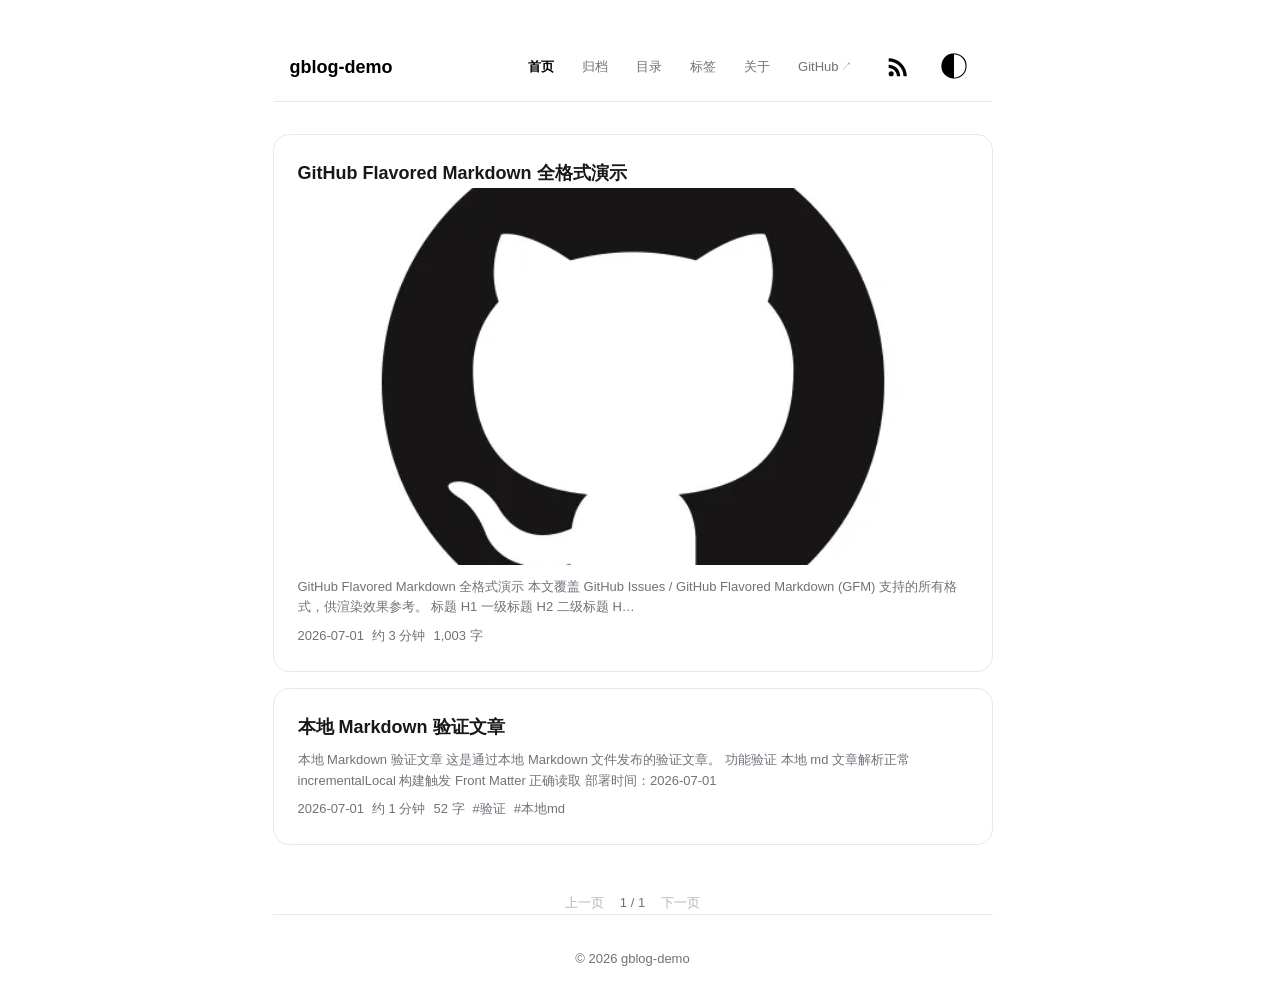
<file: index.html>
<!doctype html>
<html lang="zh-CN" data-root="./">
  <head>
<meta charset="UTF-8" />
    <meta name="viewport" content="width=device-width, initial-scale=1.0" />
    <title>gblog-demo</title>
    <meta name="description" content="A static blog built from GitHub Issues and local Markdown" />
    <meta property="og:type" content="website" />
    <meta property="og:title" content="gblog-demo" />
    <meta property="og:site_name" content="gblog-demo" />
    <meta property="og:description" content="A static blog built from GitHub Issues and local Markdown" />
    <meta name="twitter:card" content="summary" />
    <meta name="twitter:title" content="gblog-demo" />
    <meta name="twitter:description" content="A static blog built from GitHub Issues and local Markdown" />
    
    
    
    <link rel="icon" type="image/svg+xml" href="./favicon.svg" />
    <!-- 字体: 全部使用系统字体栈 (不加载 web 字体, 不连第三方 CDN); 字体族见皮肤 --gb-font-*. -->
    <script>window.__data={site:fetch("./site.json").then(function(r){return r.json()}).catch(function(){return{}}),years:fetch("./data/years.json").then(function(r){return r.json()}).catch(function(){return[]})}</script>
    <script>window.__content={"toc":true,"tocMinHeadings":2,"tocCollapseBelow":5,"codeCopy":true,"imageZoom":true,"share":{"enabled":true,"networks":["copy","x","telegram","weibo"]},"widgets":true}</script>
    <script>window.__chrome=fetch((document.documentElement.dataset.root||"./")+"chrome.json").then(function(F){return F.json()}).catch(function(){return null});(function(){var F="theme";function M(){try{return localStorage.getItem(F)}catch(q){return null}}function I(){return M()||"system"}function O(){return window.matchMedia&&window.matchMedia("(prefers-color-scheme: dark)").matches}function J(q){return q==="dark"||q!=="light"&&O()}function A(){var q=I(),z=J(q);document.documentElement.classList.toggle("dark",z),document.documentElement.dataset.theme=q;var w=document.querySelector("iframe.giscus-frame");if(w&&w.contentWindow)w.contentWindow.postMessage({giscus:{setConfig:{theme:z?"https://night2049.github.io/gblog-demo/giscus-dark.css":"https://night2049.github.io/gblog-demo/giscus-light.css"}}},"https://giscus.app")}A();function P(){var q=J(I())?"light":"dark";try{localStorage.setItem(F,q)}catch(z){}A()}function L(){var q=location.pathname.split("/").pop()||"index.html",z=document.querySelectorAll(".site-nav a");for(var w=0;w<z.length;w++){var G=(z[w].getAttribute("href")||"").split("/").pop();if(G&&G===q)z[w].setAttribute("aria-current","page")}}function Q(){var q=document.querySelector(".site-header");if(!q)return;var z=window.scrollY||0,w=!1;function G(){w=!1;var B=window.scrollY||0;q.classList.toggle("is-scrolled",B>4);var R=window.matchMedia("(max-width: 767px)").matches;if(!R)q.classList.remove("is-hidden");else if(B<=8||B<z-4)q.classList.remove("is-hidden");else if(B>z+6)q.classList.add("is-hidden");z=B}window.addEventListener("scroll",function(){if(!w)w=!0,requestAnimationFrame(G)},{passive:!0})}if(document.addEventListener("DOMContentLoaded",function(){var q=document.getElementById("theme-toggle");if(q)q.addEventListener("click",P);L(),Q(),A()}),document.addEventListener("chrome:ready",L),window.matchMedia)window.matchMedia("(prefers-color-scheme: dark)").addEventListener("change",function(){if(I()==="system")A()});window.addEventListener("message",function(q){if(q.origin==="https://giscus.app"&&q.data&&q.data.giscus)A()})})();</script>
    <!-- app.css 置于内联脚本之后: 内联 kickoff/无闪烁脚本不被样式表加载阻塞 (规范: CSS 后的脚本须等样式表), 确保 fetch 最早发起. -->
    <link rel="stylesheet" href="./app.css" />

  </head>
  <body>
    <main class="page">
<header class="site-header">
      <div class="site-logo" id="site-logo"></div>
      <nav class="site-nav" id="site-nav"></nav>
      <div class="header-actions">
        <button
          id="nav-toggle"
          class="nav-toggle"
          type="button"
          aria-label="菜单"
          aria-haspopup="true"
          aria-controls="site-nav"
          aria-expanded="false"
        >
          <svg viewBox="0 0 24 24" width="28" height="28" fill="currentColor" aria-hidden="true">
            <path d="M3 6h18v2H3zm0 5h18v2H3zm0 5h18v2H3z" />
          </svg>
        </button>
        <div class="rss-menu" id="rss-menu">
          <button
            id="rss-toggle"
            class="rss-toggle"
            type="button"
            aria-label="订阅 (RSS)"
            aria-haspopup="true"
            aria-controls="rss-links"
            aria-expanded="false"
          >
            <svg viewBox="0 0 24 24" width="28" height="28" fill="currentColor" aria-hidden="true">
              <circle cx="6.18" cy="17.82" r="2.18" />
              <path d="M4 4.44v2.83c7.03 0 12.73 5.7 12.73 12.73h2.83C19.56 11.4 12.6 4.44 4 4.44z" />
              <path d="M4 10.1v2.83c3.9 0 7.07 3.17 7.07 7.07h2.83C13.9 14.4 9.6 10.1 4 10.1z" />
            </svg>
          </button>
          <div class="rss-panel" id="rss-links" role="menu" hidden></div>
        </div>
        <button
          id="theme-toggle"
          class="theme-toggle"
          type="button"
          aria-label="切换主题"
        ></button>
      </div>
    </header>
<!-- 列表页共用骨架 (挂载点超集): home/archive/tag/dir 共用, 各页专属脚本按需填充;
         未用到的空容器经 :empty 隐藏 (见 layout.css), 不产生视觉. -->
    <h1 id="page-title" class="post-title"></h1>
    <nav id="years" class="year-nav"></nav>
    <div id="map" class="dir-map"></div>
    <ul id="posts" class="post-list"></ul>
    <nav id="pager" class="pager"></nav>
<footer class="site-footer">
      <div class="footer-line" id="site-footer"></div>
    </footer>
    </main>
    <script src="./chrome.js" defer></script>
    <back-to-top></back-to-top>
    <script src="./browse.js" defer></script>
    <script src="./app.js" defer></script>
    <script src="./widgets.js" defer></script>
  </body>
</html>
</file>
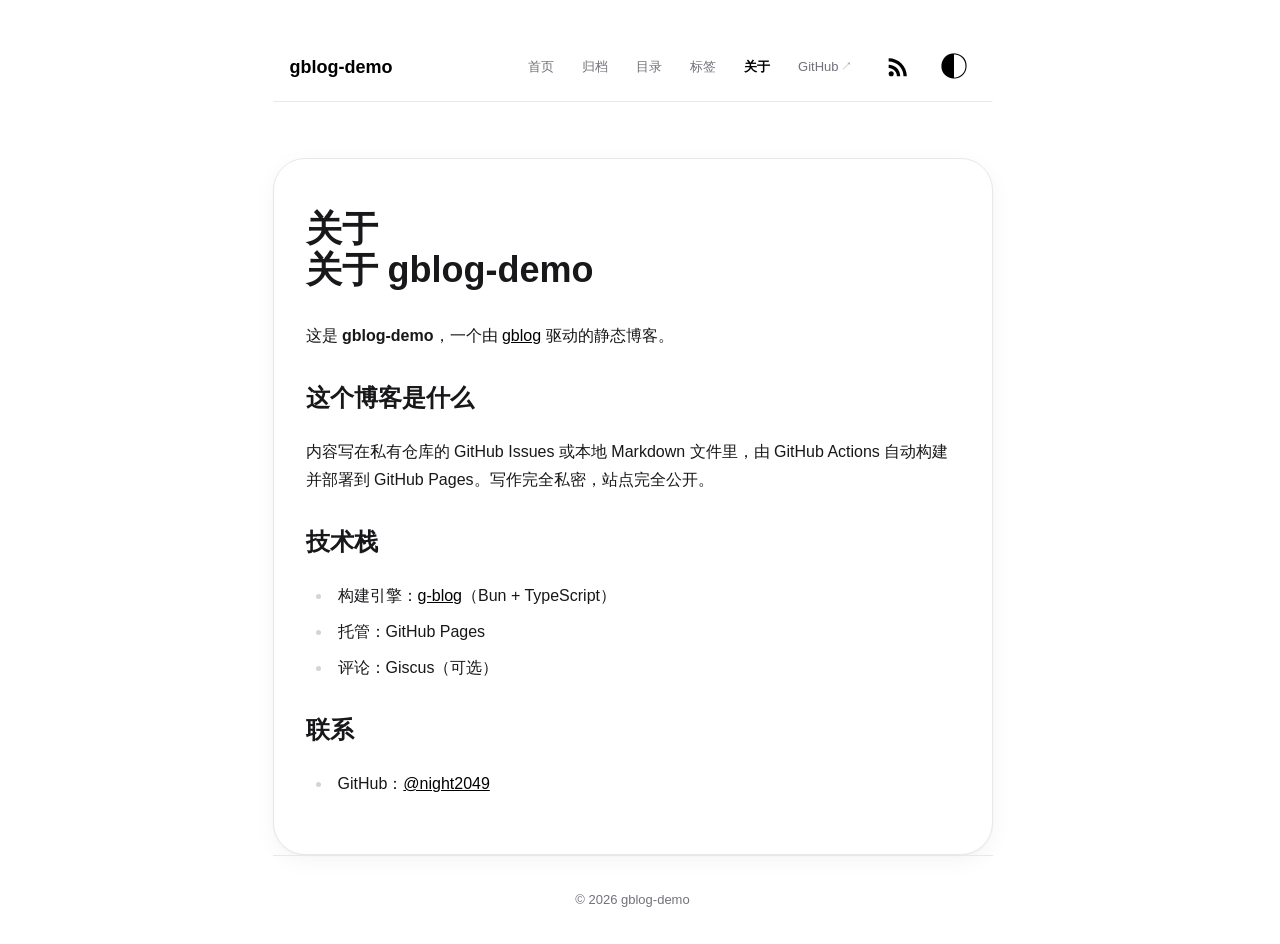
<file: about.html>
<!doctype html>
<html lang="zh-CN" data-root="./">
  <head>
<meta charset="UTF-8" />
    <meta name="viewport" content="width=device-width, initial-scale=1.0" />
    <title>关于 - gblog-demo</title>
    <meta name="description" content="A static blog built from GitHub Issues and local Markdown" />
    <meta property="og:type" content="website" />
    <meta property="og:title" content="关于" />
    <meta property="og:site_name" content="gblog-demo" />
    <meta property="og:description" content="A static blog built from GitHub Issues and local Markdown" />
    <meta property="og:url" content="https://night2049.github.io/gblog-demo/about.html" />
    <meta name="twitter:card" content="summary" />
    <meta name="twitter:title" content="关于" />
    <meta name="twitter:description" content="A static blog built from GitHub Issues and local Markdown" />
    <link rel="canonical" href="https://night2049.github.io/gblog-demo/about.html" />
    <script type="application/ld+json">{"@context":"https://schema.org","@type":"WebPage","name":"关于","description":"A static blog built from GitHub Issues and local Markdown","url":"https://night2049.github.io/gblog-demo/about.html","inLanguage":"zh-CN","isPartOf":{"@type":"WebSite","name":"gblog-demo","url":"https://night2049.github.io/gblog-demo"}}</script>
    
    <link rel="icon" type="image/svg+xml" href="./favicon.svg" />
    <!-- 字体: 全部使用系统字体栈 (不加载 web 字体, 不连第三方 CDN); 字体族见皮肤 --gb-font-*. -->
    
    <script>window.__content={"toc":true,"tocMinHeadings":2,"tocCollapseBelow":5,"codeCopy":true,"imageZoom":true,"share":{"enabled":true,"networks":["copy","x","telegram","weibo"]},"widgets":true}</script>
    <script>window.__chrome=fetch((document.documentElement.dataset.root||"./")+"chrome.json").then(function(F){return F.json()}).catch(function(){return null});(function(){var F="theme";function M(){try{return localStorage.getItem(F)}catch(q){return null}}function I(){return M()||"system"}function O(){return window.matchMedia&&window.matchMedia("(prefers-color-scheme: dark)").matches}function J(q){return q==="dark"||q!=="light"&&O()}function A(){var q=I(),z=J(q);document.documentElement.classList.toggle("dark",z),document.documentElement.dataset.theme=q;var w=document.querySelector("iframe.giscus-frame");if(w&&w.contentWindow)w.contentWindow.postMessage({giscus:{setConfig:{theme:z?"https://night2049.github.io/gblog-demo/giscus-dark.css":"https://night2049.github.io/gblog-demo/giscus-light.css"}}},"https://giscus.app")}A();function P(){var q=J(I())?"light":"dark";try{localStorage.setItem(F,q)}catch(z){}A()}function L(){var q=location.pathname.split("/").pop()||"index.html",z=document.querySelectorAll(".site-nav a");for(var w=0;w<z.length;w++){var G=(z[w].getAttribute("href")||"").split("/").pop();if(G&&G===q)z[w].setAttribute("aria-current","page")}}function Q(){var q=document.querySelector(".site-header");if(!q)return;var z=window.scrollY||0,w=!1;function G(){w=!1;var B=window.scrollY||0;q.classList.toggle("is-scrolled",B>4);var R=window.matchMedia("(max-width: 767px)").matches;if(!R)q.classList.remove("is-hidden");else if(B<=8||B<z-4)q.classList.remove("is-hidden");else if(B>z+6)q.classList.add("is-hidden");z=B}window.addEventListener("scroll",function(){if(!w)w=!0,requestAnimationFrame(G)},{passive:!0})}if(document.addEventListener("DOMContentLoaded",function(){var q=document.getElementById("theme-toggle");if(q)q.addEventListener("click",P);L(),Q(),A()}),document.addEventListener("chrome:ready",L),window.matchMedia)window.matchMedia("(prefers-color-scheme: dark)").addEventListener("change",function(){if(I()==="system")A()});window.addEventListener("message",function(q){if(q.origin==="https://giscus.app"&&q.data&&q.data.giscus)A()})})();</script>
    <!-- app.css 置于内联脚本之后: 内联 kickoff/无闪烁脚本不被样式表加载阻塞 (规范: CSS 后的脚本须等样式表), 确保 fetch 最早发起. -->
    <link rel="stylesheet" href="./app.css" />

  </head>
  <body>
    <main class="page">
<header class="site-header">
      <div class="site-logo" id="site-logo"></div>
      <nav class="site-nav" id="site-nav"></nav>
      <div class="header-actions">
        <button
          id="nav-toggle"
          class="nav-toggle"
          type="button"
          aria-label="菜单"
          aria-haspopup="true"
          aria-controls="site-nav"
          aria-expanded="false"
        >
          <svg viewBox="0 0 24 24" width="28" height="28" fill="currentColor" aria-hidden="true">
            <path d="M3 6h18v2H3zm0 5h18v2H3zm0 5h18v2H3z" />
          </svg>
        </button>
        <div class="rss-menu" id="rss-menu">
          <button
            id="rss-toggle"
            class="rss-toggle"
            type="button"
            aria-label="订阅 (RSS)"
            aria-haspopup="true"
            aria-controls="rss-links"
            aria-expanded="false"
          >
            <svg viewBox="0 0 24 24" width="28" height="28" fill="currentColor" aria-hidden="true">
              <circle cx="6.18" cy="17.82" r="2.18" />
              <path d="M4 4.44v2.83c7.03 0 12.73 5.7 12.73 12.73h2.83C19.56 11.4 12.6 4.44 4 4.44z" />
              <path d="M4 10.1v2.83c3.9 0 7.07 3.17 7.07 7.07h2.83C13.9 14.4 9.6 10.1 4 10.1z" />
            </svg>
          </button>
          <div class="rss-panel" id="rss-links" role="menu" hidden></div>
        </div>
        <button
          id="theme-toggle"
          class="theme-toggle"
          type="button"
          aria-label="切换主题"
        ></button>
      </div>
    </header>
<article class="post-article">
      <h1 class="post-title">关于</h1>
      <div class="prose"><!--content:start--><h1>关于 gblog-demo</h1>
<p>这是 <strong>gblog-demo</strong>，一个由 <a href="https://github.com/night2049/g-blog">gblog</a> 驱动的静态博客。</p>
<h2>这个博客是什么</h2>
<p>内容写在私有仓库的 GitHub Issues 或本地 Markdown 文件里，由 GitHub Actions 自动构建并部署到 GitHub Pages。写作完全私密，站点完全公开。</p>
<h2>技术栈</h2>
<ul>
<li>构建引擎：<a href="https://github.com/night2049/g-blog">g-blog</a>（Bun + TypeScript）</li>
<li>托管：GitHub Pages</li>
<li>评论：Giscus（可选）</li>
</ul>
<h2>联系</h2>
<ul>
<li>GitHub：<a href="https://github.com/night2049">@night2049</a></li>
</ul>
<!--content:end--></div>
    </article>
<footer class="site-footer">
      <div class="footer-line" id="site-footer"></div>
    </footer>
    </main>
    <script src="./chrome.js" defer></script>
    
    
  </body>
</html>
</file>
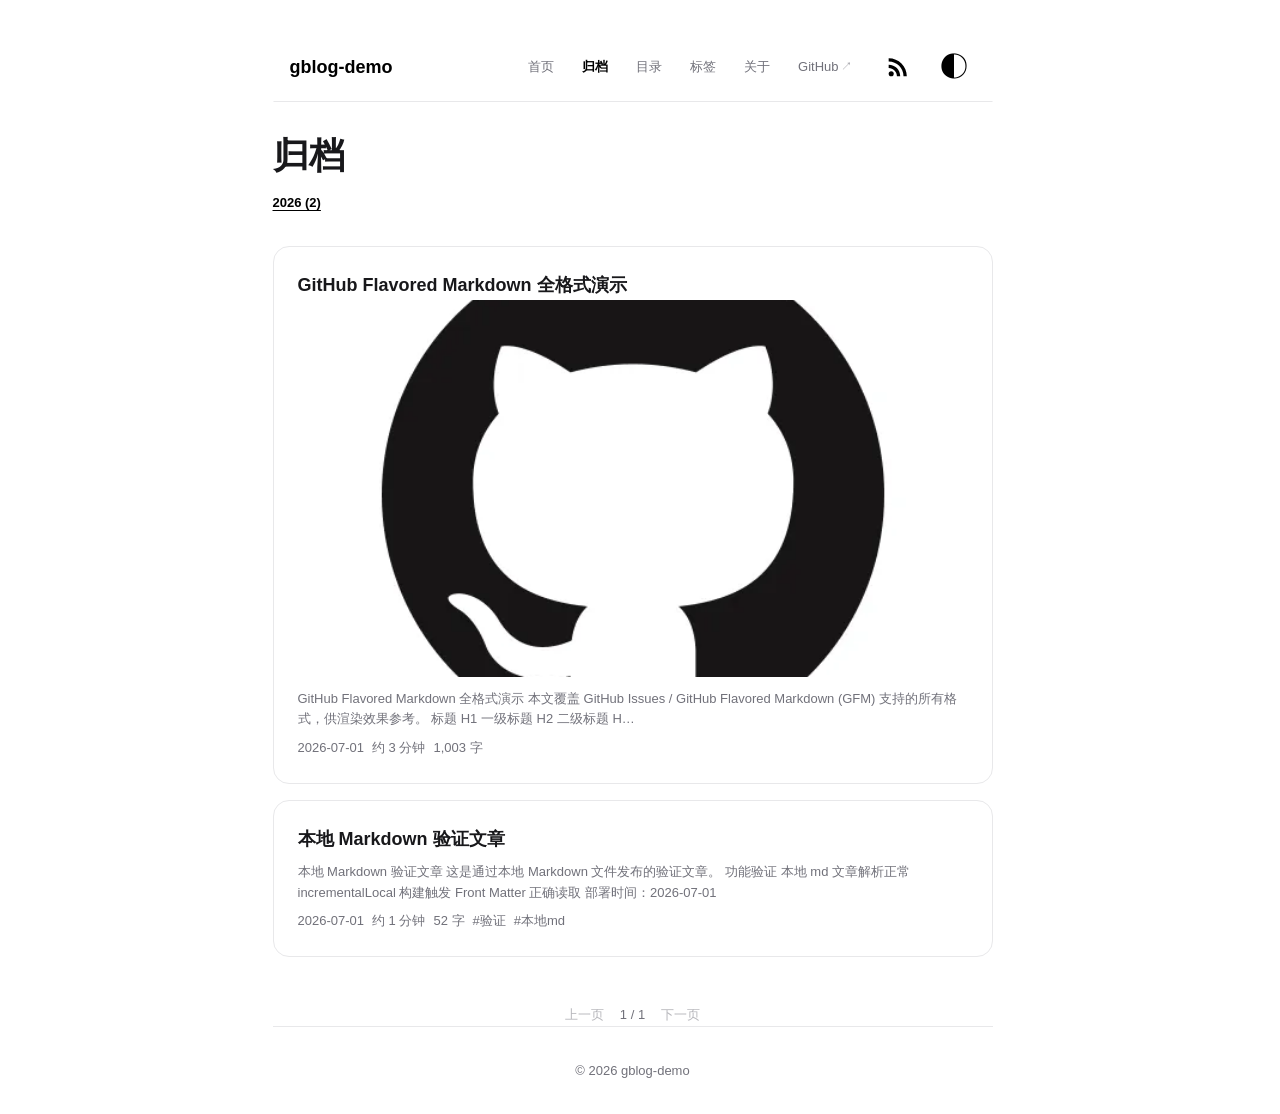
<file: archive.html>
<!doctype html>
<html lang="zh-CN" data-root="./">
  <head>
<meta charset="UTF-8" />
    <meta name="viewport" content="width=device-width, initial-scale=1.0" />
    <title>My Blog</title>
    <meta name="description" content="A static blog built from GitHub Issues and local Markdown" />
    <meta property="og:type" content="website" />
    <meta property="og:title" content="My Blog" />
    <meta property="og:site_name" content="My Blog" />
    <meta property="og:description" content="A static blog built from GitHub Issues and local Markdown" />
    <meta property="og:url" content="https://your-name.github.io/your-site/archive.html" />
    <meta name="twitter:card" content="summary" />
    <meta name="twitter:title" content="My Blog" />
    <meta name="twitter:description" content="A static blog built from GitHub Issues and local Markdown" />
    
    
    
    <link rel="icon" type="image/svg+xml" href="./favicon.svg" />
    <!-- 字体: 全部使用系统字体栈 (不加载 web 字体, 不连第三方 CDN); 字体族见皮肤 --gb-font-*. -->
    <script>window.__data={site:fetch("./site.json").then(function(r){return r.json()}).catch(function(){return{}}),years:fetch("./data/years.json").then(function(r){return r.json()}).catch(function(){return[]})}</script>
    <script>window.__content={"toc":true,"tocMinHeadings":2,"tocCollapseBelow":5,"codeCopy":true,"imageZoom":true,"share":{"enabled":true,"networks":["copy","x","telegram","weibo"]},"widgets":true}</script>
    <script>window.__chrome=fetch((document.documentElement.dataset.root||"./")+"chrome.json").then(function(F){return F.json()}).catch(function(){return null});(function(){var F="theme";function M(){try{return localStorage.getItem(F)}catch(q){return null}}function I(){return M()||"system"}function O(){return window.matchMedia&&window.matchMedia("(prefers-color-scheme: dark)").matches}function J(q){return q==="dark"||q!=="light"&&O()}function A(){var q=I(),z=J(q);document.documentElement.classList.toggle("dark",z),document.documentElement.dataset.theme=q;var w=document.querySelector("iframe.giscus-frame");if(w&&w.contentWindow)w.contentWindow.postMessage({giscus:{setConfig:{theme:z?"https://your-name.github.io/your-site/giscus-dark.css":"https://your-name.github.io/your-site/giscus-light.css"}}},"https://giscus.app")}A();function P(){var q=J(I())?"light":"dark";try{localStorage.setItem(F,q)}catch(z){}A()}function L(){var q=location.pathname.split("/").pop()||"index.html",z=document.querySelectorAll(".site-nav a");for(var w=0;w<z.length;w++){var G=(z[w].getAttribute("href")||"").split("/").pop();if(G&&G===q)z[w].setAttribute("aria-current","page")}}function Q(){var q=document.querySelector(".site-header");if(!q)return;var z=window.scrollY||0,w=!1;function G(){w=!1;var B=window.scrollY||0;q.classList.toggle("is-scrolled",B>4);var R=window.matchMedia("(max-width: 767px)").matches;if(!R)q.classList.remove("is-hidden");else if(B<=8||B<z-4)q.classList.remove("is-hidden");else if(B>z+6)q.classList.add("is-hidden");z=B}window.addEventListener("scroll",function(){if(!w)w=!0,requestAnimationFrame(G)},{passive:!0})}if(document.addEventListener("DOMContentLoaded",function(){var q=document.getElementById("theme-toggle");if(q)q.addEventListener("click",P);L(),Q(),A()}),document.addEventListener("chrome:ready",L),window.matchMedia)window.matchMedia("(prefers-color-scheme: dark)").addEventListener("change",function(){if(I()==="system")A()});window.addEventListener("message",function(q){if(q.origin==="https://giscus.app"&&q.data&&q.data.giscus)A()})})();</script>
    <!-- app.css 置于内联脚本之后: 内联 kickoff/无闪烁脚本不被样式表加载阻塞 (规范: CSS 后的脚本须等样式表), 确保 fetch 最早发起. -->
    <link rel="stylesheet" href="./app.css" />

  </head>
  <body>
    <main class="page">
<header class="site-header">
      <div class="site-logo" id="site-logo"></div>
      <nav class="site-nav" id="site-nav"></nav>
      <div class="header-actions">
        <button
          id="nav-toggle"
          class="nav-toggle"
          type="button"
          aria-label="菜单"
          aria-haspopup="true"
          aria-controls="site-nav"
          aria-expanded="false"
        >
          <svg viewBox="0 0 24 24" width="28" height="28" fill="currentColor" aria-hidden="true">
            <path d="M3 6h18v2H3zm0 5h18v2H3zm0 5h18v2H3z" />
          </svg>
        </button>
        <div class="rss-menu" id="rss-menu">
          <button
            id="rss-toggle"
            class="rss-toggle"
            type="button"
            aria-label="订阅 (RSS)"
            aria-haspopup="true"
            aria-controls="rss-links"
            aria-expanded="false"
          >
            <svg viewBox="0 0 24 24" width="28" height="28" fill="currentColor" aria-hidden="true">
              <circle cx="6.18" cy="17.82" r="2.18" />
              <path d="M4 4.44v2.83c7.03 0 12.73 5.7 12.73 12.73h2.83C19.56 11.4 12.6 4.44 4 4.44z" />
              <path d="M4 10.1v2.83c3.9 0 7.07 3.17 7.07 7.07h2.83C13.9 14.4 9.6 10.1 4 10.1z" />
            </svg>
          </button>
          <div class="rss-panel" id="rss-links" role="menu" hidden></div>
        </div>
        <button
          id="theme-toggle"
          class="theme-toggle"
          type="button"
          aria-label="切换主题"
        ></button>
      </div>
    </header>
<!-- 列表页共用骨架 (挂载点超集): home/archive/tag/dir 共用, 各页专属脚本按需填充;
         未用到的空容器经 :empty 隐藏 (见 layout.css), 不产生视觉. -->
    <h1 id="page-title" class="post-title"></h1>
    <nav id="years" class="year-nav"></nav>
    <div id="map" class="dir-map"></div>
    <ul id="posts" class="post-list"></ul>
    <nav id="pager" class="pager"></nav>
<footer class="site-footer">
      <div class="footer-line" id="site-footer"></div>
    </footer>
    </main>
    <script src="./chrome.js" defer></script>
    <back-to-top></back-to-top>
    <back-to-home></back-to-home>
    <script src="./browse.js" defer></script>
    <script src="./archive.js" defer></script>
    <script src="./widgets.js" defer></script>
  </body>
</html>
</file>
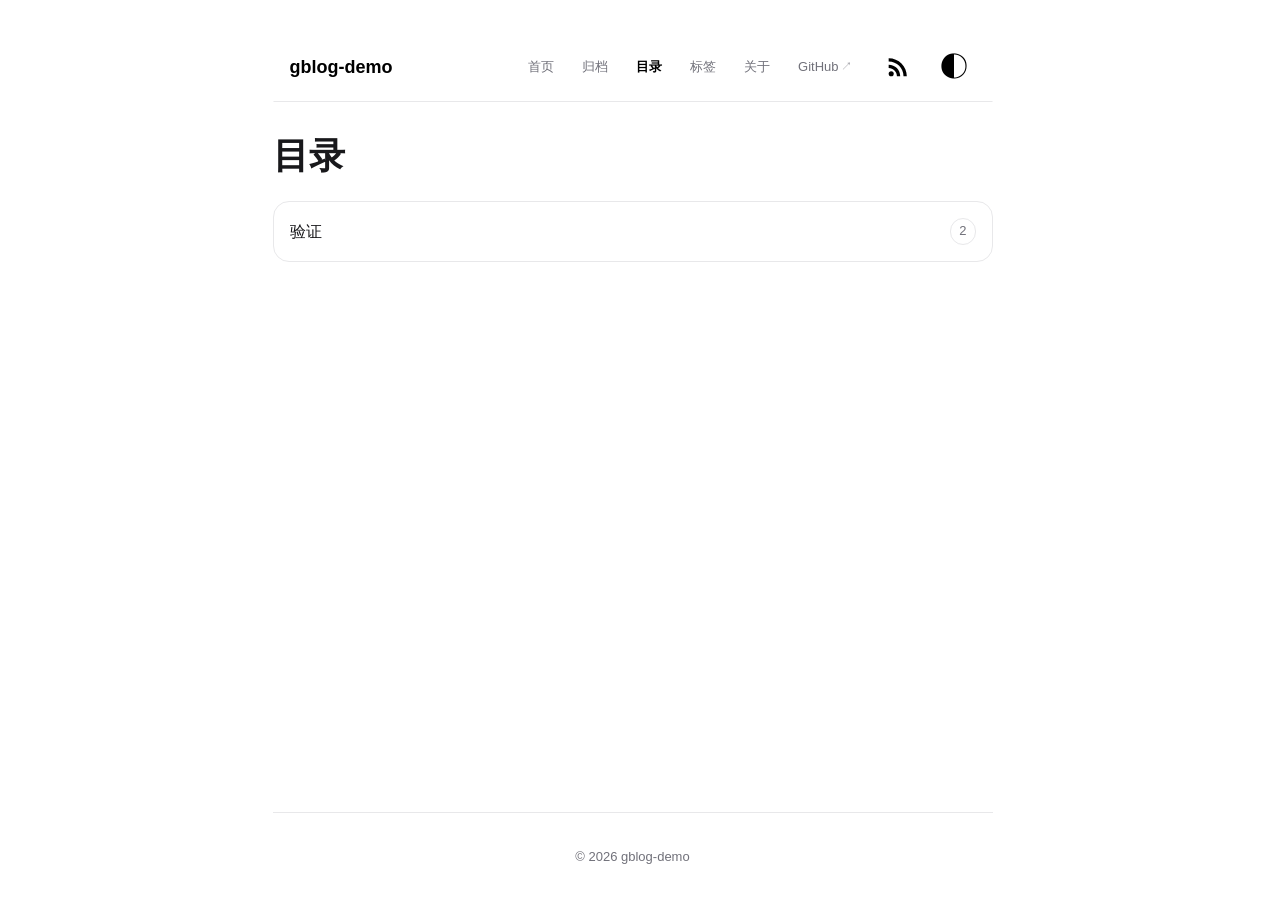
<file: dir.html>
<!doctype html>
<html lang="zh-CN" data-root="./">
  <head>
<meta charset="UTF-8" />
    <meta name="viewport" content="width=device-width, initial-scale=1.0" />
    <title>gblog-demo</title>
    <meta name="description" content="A static blog built from GitHub Issues and local Markdown" />
    <meta property="og:type" content="website" />
    <meta property="og:title" content="gblog-demo" />
    <meta property="og:site_name" content="gblog-demo" />
    <meta property="og:description" content="A static blog built from GitHub Issues and local Markdown" />
    <meta property="og:url" content="https://night2049.github.io/gblog-demo/dir.html" />
    <meta name="twitter:card" content="summary" />
    <meta name="twitter:title" content="gblog-demo" />
    <meta name="twitter:description" content="A static blog built from GitHub Issues and local Markdown" />
    
    
    
    <link rel="icon" type="image/svg+xml" href="./favicon.svg" />
    <!-- 字体: 全部使用系统字体栈 (不加载 web 字体, 不连第三方 CDN); 字体族见皮肤 --gb-font-*. -->
    <script>window.__data={site:fetch("./site.json").then(function(r){return r.json()}).catch(function(){return{}})}</script>
    <script>window.__content={"toc":true,"tocMinHeadings":2,"tocCollapseBelow":5,"codeCopy":true,"imageZoom":true,"share":{"enabled":true,"networks":["copy","x","telegram","weibo"]},"widgets":true}</script>
    <script>window.__chrome=fetch((document.documentElement.dataset.root||"./")+"chrome.json").then(function(F){return F.json()}).catch(function(){return null});(function(){var F="theme";function M(){try{return localStorage.getItem(F)}catch(q){return null}}function I(){return M()||"system"}function O(){return window.matchMedia&&window.matchMedia("(prefers-color-scheme: dark)").matches}function J(q){return q==="dark"||q!=="light"&&O()}function A(){var q=I(),z=J(q);document.documentElement.classList.toggle("dark",z),document.documentElement.dataset.theme=q;var w=document.querySelector("iframe.giscus-frame");if(w&&w.contentWindow)w.contentWindow.postMessage({giscus:{setConfig:{theme:z?"https://night2049.github.io/gblog-demo/giscus-dark.css":"https://night2049.github.io/gblog-demo/giscus-light.css"}}},"https://giscus.app")}A();function P(){var q=J(I())?"light":"dark";try{localStorage.setItem(F,q)}catch(z){}A()}function L(){var q=location.pathname.split("/").pop()||"index.html",z=document.querySelectorAll(".site-nav a");for(var w=0;w<z.length;w++){var G=(z[w].getAttribute("href")||"").split("/").pop();if(G&&G===q)z[w].setAttribute("aria-current","page")}}function Q(){var q=document.querySelector(".site-header");if(!q)return;var z=window.scrollY||0,w=!1;function G(){w=!1;var B=window.scrollY||0;q.classList.toggle("is-scrolled",B>4);var R=window.matchMedia("(max-width: 767px)").matches;if(!R)q.classList.remove("is-hidden");else if(B<=8||B<z-4)q.classList.remove("is-hidden");else if(B>z+6)q.classList.add("is-hidden");z=B}window.addEventListener("scroll",function(){if(!w)w=!0,requestAnimationFrame(G)},{passive:!0})}if(document.addEventListener("DOMContentLoaded",function(){var q=document.getElementById("theme-toggle");if(q)q.addEventListener("click",P);L(),Q(),A()}),document.addEventListener("chrome:ready",L),window.matchMedia)window.matchMedia("(prefers-color-scheme: dark)").addEventListener("change",function(){if(I()==="system")A()});window.addEventListener("message",function(q){if(q.origin==="https://giscus.app"&&q.data&&q.data.giscus)A()})})();</script>
    <!-- app.css 置于内联脚本之后: 内联 kickoff/无闪烁脚本不被样式表加载阻塞 (规范: CSS 后的脚本须等样式表), 确保 fetch 最早发起. -->
    <link rel="stylesheet" href="./app.css" />

  </head>
  <body>
    <main class="page">
<header class="site-header">
      <div class="site-logo" id="site-logo"></div>
      <nav class="site-nav" id="site-nav"></nav>
      <div class="header-actions">
        <button
          id="nav-toggle"
          class="nav-toggle"
          type="button"
          aria-label="菜单"
          aria-haspopup="true"
          aria-controls="site-nav"
          aria-expanded="false"
        >
          <svg viewBox="0 0 24 24" width="28" height="28" fill="currentColor" aria-hidden="true">
            <path d="M3 6h18v2H3zm0 5h18v2H3zm0 5h18v2H3z" />
          </svg>
        </button>
        <div class="rss-menu" id="rss-menu">
          <button
            id="rss-toggle"
            class="rss-toggle"
            type="button"
            aria-label="订阅 (RSS)"
            aria-haspopup="true"
            aria-controls="rss-links"
            aria-expanded="false"
          >
            <svg viewBox="0 0 24 24" width="28" height="28" fill="currentColor" aria-hidden="true">
              <circle cx="6.18" cy="17.82" r="2.18" />
              <path d="M4 4.44v2.83c7.03 0 12.73 5.7 12.73 12.73h2.83C19.56 11.4 12.6 4.44 4 4.44z" />
              <path d="M4 10.1v2.83c3.9 0 7.07 3.17 7.07 7.07h2.83C13.9 14.4 9.6 10.1 4 10.1z" />
            </svg>
          </button>
          <div class="rss-panel" id="rss-links" role="menu" hidden></div>
        </div>
        <button
          id="theme-toggle"
          class="theme-toggle"
          type="button"
          aria-label="切换主题"
        ></button>
      </div>
    </header>
<!-- 列表页共用骨架 (挂载点超集): home/archive/tag/dir 共用, 各页专属脚本按需填充;
         未用到的空容器经 :empty 隐藏 (见 layout.css), 不产生视觉. -->
    <h1 id="page-title" class="post-title"></h1>
    <nav id="years" class="year-nav"></nav>
    <div id="map" class="dir-map"></div>
    <ul id="posts" class="post-list"></ul>
    <nav id="pager" class="pager"></nav>
<footer class="site-footer">
      <div class="footer-line" id="site-footer"></div>
    </footer>
    </main>
    <script src="./chrome.js" defer></script>
    <back-to-top></back-to-top>
    <back-to-home></back-to-home>
    <script src="./browse.js" defer></script>
    <script src="./dir.js" defer></script>
    <script src="./widgets.js" defer></script>
  </body>
</html>
</file>
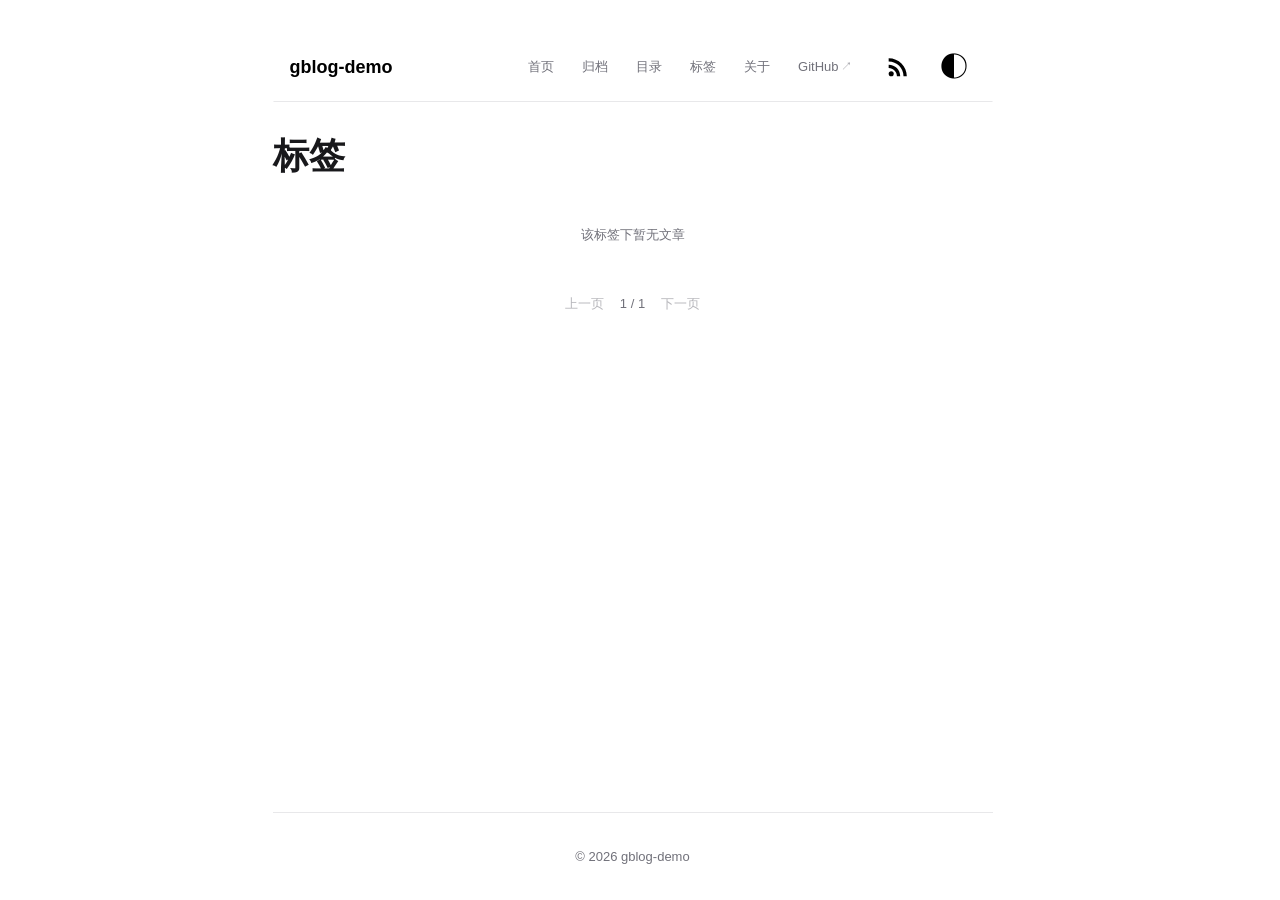
<file: tag.html>
<!doctype html>
<html lang="zh-CN" data-root="./">
  <head>
<meta charset="UTF-8" />
    <meta name="viewport" content="width=device-width, initial-scale=1.0" />
    <title>gblog-demo</title>
    <meta name="description" content="A static blog built from GitHub Issues and local Markdown" />
    <meta property="og:type" content="website" />
    <meta property="og:title" content="gblog-demo" />
    <meta property="og:site_name" content="gblog-demo" />
    <meta property="og:description" content="A static blog built from GitHub Issues and local Markdown" />
    <meta property="og:url" content="https://night2049.github.io/gblog-demo/tag.html" />
    <meta name="twitter:card" content="summary" />
    <meta name="twitter:title" content="gblog-demo" />
    <meta name="twitter:description" content="A static blog built from GitHub Issues and local Markdown" />
    
    
    
    <link rel="icon" type="image/svg+xml" href="./favicon.svg" />
    <!-- 字体: 全部使用系统字体栈 (不加载 web 字体, 不连第三方 CDN); 字体族见皮肤 --gb-font-*. -->
    <script>window.__data={site:fetch("./site.json").then(function(r){return r.json()}).catch(function(){return{}})}</script>
    <script>window.__content={"toc":true,"tocMinHeadings":2,"tocCollapseBelow":5,"codeCopy":true,"imageZoom":true,"share":{"enabled":true,"networks":["copy","x","telegram","weibo"]},"widgets":true}</script>
    <script>window.__chrome=fetch((document.documentElement.dataset.root||"./")+"chrome.json").then(function(F){return F.json()}).catch(function(){return null});(function(){var F="theme";function M(){try{return localStorage.getItem(F)}catch(q){return null}}function I(){return M()||"system"}function O(){return window.matchMedia&&window.matchMedia("(prefers-color-scheme: dark)").matches}function J(q){return q==="dark"||q!=="light"&&O()}function A(){var q=I(),z=J(q);document.documentElement.classList.toggle("dark",z),document.documentElement.dataset.theme=q;var w=document.querySelector("iframe.giscus-frame");if(w&&w.contentWindow)w.contentWindow.postMessage({giscus:{setConfig:{theme:z?"https://night2049.github.io/gblog-demo/giscus-dark.css":"https://night2049.github.io/gblog-demo/giscus-light.css"}}},"https://giscus.app")}A();function P(){var q=J(I())?"light":"dark";try{localStorage.setItem(F,q)}catch(z){}A()}function L(){var q=location.pathname.split("/").pop()||"index.html",z=document.querySelectorAll(".site-nav a");for(var w=0;w<z.length;w++){var G=(z[w].getAttribute("href")||"").split("/").pop();if(G&&G===q)z[w].setAttribute("aria-current","page")}}function Q(){var q=document.querySelector(".site-header");if(!q)return;var z=window.scrollY||0,w=!1;function G(){w=!1;var B=window.scrollY||0;q.classList.toggle("is-scrolled",B>4);var R=window.matchMedia("(max-width: 767px)").matches;if(!R)q.classList.remove("is-hidden");else if(B<=8||B<z-4)q.classList.remove("is-hidden");else if(B>z+6)q.classList.add("is-hidden");z=B}window.addEventListener("scroll",function(){if(!w)w=!0,requestAnimationFrame(G)},{passive:!0})}if(document.addEventListener("DOMContentLoaded",function(){var q=document.getElementById("theme-toggle");if(q)q.addEventListener("click",P);L(),Q(),A()}),document.addEventListener("chrome:ready",L),window.matchMedia)window.matchMedia("(prefers-color-scheme: dark)").addEventListener("change",function(){if(I()==="system")A()});window.addEventListener("message",function(q){if(q.origin==="https://giscus.app"&&q.data&&q.data.giscus)A()})})();</script>
    <!-- app.css 置于内联脚本之后: 内联 kickoff/无闪烁脚本不被样式表加载阻塞 (规范: CSS 后的脚本须等样式表), 确保 fetch 最早发起. -->
    <link rel="stylesheet" href="./app.css" />

  </head>
  <body>
    <main class="page">
<header class="site-header">
      <div class="site-logo" id="site-logo"></div>
      <nav class="site-nav" id="site-nav"></nav>
      <div class="header-actions">
        <button
          id="nav-toggle"
          class="nav-toggle"
          type="button"
          aria-label="菜单"
          aria-haspopup="true"
          aria-controls="site-nav"
          aria-expanded="false"
        >
          <svg viewBox="0 0 24 24" width="28" height="28" fill="currentColor" aria-hidden="true">
            <path d="M3 6h18v2H3zm0 5h18v2H3zm0 5h18v2H3z" />
          </svg>
        </button>
        <div class="rss-menu" id="rss-menu">
          <button
            id="rss-toggle"
            class="rss-toggle"
            type="button"
            aria-label="订阅 (RSS)"
            aria-haspopup="true"
            aria-controls="rss-links"
            aria-expanded="false"
          >
            <svg viewBox="0 0 24 24" width="28" height="28" fill="currentColor" aria-hidden="true">
              <circle cx="6.18" cy="17.82" r="2.18" />
              <path d="M4 4.44v2.83c7.03 0 12.73 5.7 12.73 12.73h2.83C19.56 11.4 12.6 4.44 4 4.44z" />
              <path d="M4 10.1v2.83c3.9 0 7.07 3.17 7.07 7.07h2.83C13.9 14.4 9.6 10.1 4 10.1z" />
            </svg>
          </button>
          <div class="rss-panel" id="rss-links" role="menu" hidden></div>
        </div>
        <button
          id="theme-toggle"
          class="theme-toggle"
          type="button"
          aria-label="切换主题"
        ></button>
      </div>
    </header>
<!-- 列表页共用骨架 (挂载点超集): home/archive/tag/dir 共用, 各页专属脚本按需填充;
         未用到的空容器经 :empty 隐藏 (见 layout.css), 不产生视觉. -->
    <h1 id="page-title" class="post-title"></h1>
    <nav id="years" class="year-nav"></nav>
    <div id="map" class="dir-map"></div>
    <ul id="posts" class="post-list"></ul>
    <nav id="pager" class="pager"></nav>
<footer class="site-footer">
      <div class="footer-line" id="site-footer"></div>
    </footer>
    </main>
    <script src="./chrome.js" defer></script>
    <back-to-top></back-to-top>
    <back-to-home></back-to-home>
    <script src="./browse.js" defer></script>
    <script src="./tag.js" defer></script>
    <script src="./widgets.js" defer></script>
  </body>
</html>
</file>
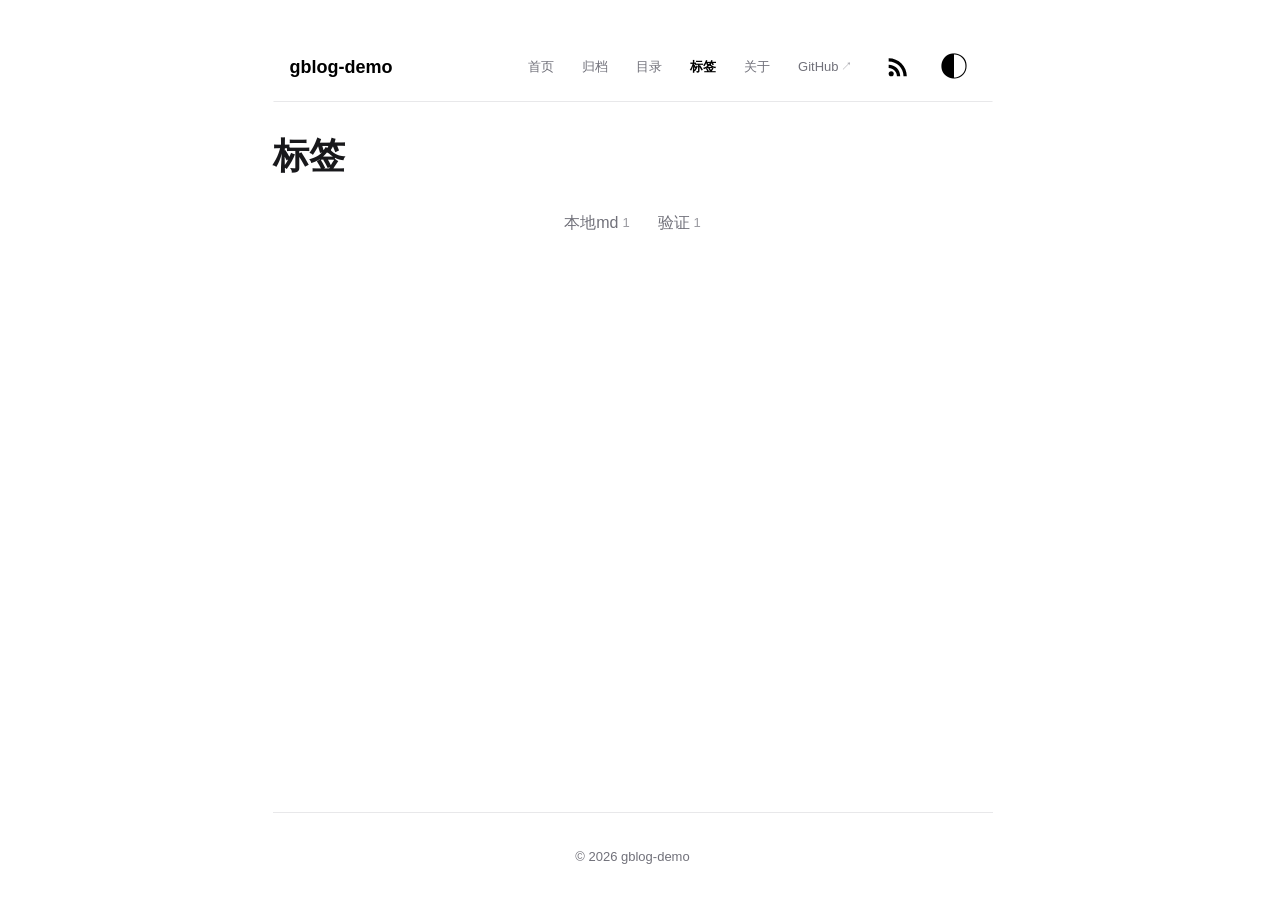
<file: tags.html>
<!doctype html>
<html lang="zh-CN" data-root="./">
  <head>
<meta charset="UTF-8" />
    <meta name="viewport" content="width=device-width, initial-scale=1.0" />
    <title>gblog-demo</title>
    <meta name="description" content="A static blog built from GitHub Issues and local Markdown" />
    <meta property="og:type" content="website" />
    <meta property="og:title" content="gblog-demo" />
    <meta property="og:site_name" content="gblog-demo" />
    <meta property="og:description" content="A static blog built from GitHub Issues and local Markdown" />
    <meta property="og:url" content="https://night2049.github.io/gblog-demo/tags.html" />
    <meta name="twitter:card" content="summary" />
    <meta name="twitter:title" content="gblog-demo" />
    <meta name="twitter:description" content="A static blog built from GitHub Issues and local Markdown" />
    
    
    
    <link rel="icon" type="image/svg+xml" href="./favicon.svg" />
    <!-- 字体: 全部使用系统字体栈 (不加载 web 字体, 不连第三方 CDN); 字体族见皮肤 --gb-font-*. -->
    <script>window.__data={site:fetch("./site.json").then(function(r){return r.json()}).catch(function(){return{}}),tags:fetch("./data/tags.json").then(function(r){return r.json()}).catch(function(){return[]})}</script>
    <script>window.__content={"toc":true,"tocMinHeadings":2,"tocCollapseBelow":5,"codeCopy":true,"imageZoom":true,"share":{"enabled":true,"networks":["copy","x","telegram","weibo"]},"widgets":true}</script>
    <script>window.__chrome=fetch((document.documentElement.dataset.root||"./")+"chrome.json").then(function(F){return F.json()}).catch(function(){return null});(function(){var F="theme";function M(){try{return localStorage.getItem(F)}catch(q){return null}}function I(){return M()||"system"}function O(){return window.matchMedia&&window.matchMedia("(prefers-color-scheme: dark)").matches}function J(q){return q==="dark"||q!=="light"&&O()}function A(){var q=I(),z=J(q);document.documentElement.classList.toggle("dark",z),document.documentElement.dataset.theme=q;var w=document.querySelector("iframe.giscus-frame");if(w&&w.contentWindow)w.contentWindow.postMessage({giscus:{setConfig:{theme:z?"https://night2049.github.io/gblog-demo/giscus-dark.css":"https://night2049.github.io/gblog-demo/giscus-light.css"}}},"https://giscus.app")}A();function P(){var q=J(I())?"light":"dark";try{localStorage.setItem(F,q)}catch(z){}A()}function L(){var q=location.pathname.split("/").pop()||"index.html",z=document.querySelectorAll(".site-nav a");for(var w=0;w<z.length;w++){var G=(z[w].getAttribute("href")||"").split("/").pop();if(G&&G===q)z[w].setAttribute("aria-current","page")}}function Q(){var q=document.querySelector(".site-header");if(!q)return;var z=window.scrollY||0,w=!1;function G(){w=!1;var B=window.scrollY||0;q.classList.toggle("is-scrolled",B>4);var R=window.matchMedia("(max-width: 767px)").matches;if(!R)q.classList.remove("is-hidden");else if(B<=8||B<z-4)q.classList.remove("is-hidden");else if(B>z+6)q.classList.add("is-hidden");z=B}window.addEventListener("scroll",function(){if(!w)w=!0,requestAnimationFrame(G)},{passive:!0})}if(document.addEventListener("DOMContentLoaded",function(){var q=document.getElementById("theme-toggle");if(q)q.addEventListener("click",P);L(),Q(),A()}),document.addEventListener("chrome:ready",L),window.matchMedia)window.matchMedia("(prefers-color-scheme: dark)").addEventListener("change",function(){if(I()==="system")A()});window.addEventListener("message",function(q){if(q.origin==="https://giscus.app"&&q.data&&q.data.giscus)A()})})();</script>
    <!-- app.css 置于内联脚本之后: 内联 kickoff/无闪烁脚本不被样式表加载阻塞 (规范: CSS 后的脚本须等样式表), 确保 fetch 最早发起. -->
    <link rel="stylesheet" href="./app.css" />

  </head>
  <body>
    <main class="page">
<header class="site-header">
      <div class="site-logo" id="site-logo"></div>
      <nav class="site-nav" id="site-nav"></nav>
      <div class="header-actions">
        <button
          id="nav-toggle"
          class="nav-toggle"
          type="button"
          aria-label="菜单"
          aria-haspopup="true"
          aria-controls="site-nav"
          aria-expanded="false"
        >
          <svg viewBox="0 0 24 24" width="28" height="28" fill="currentColor" aria-hidden="true">
            <path d="M3 6h18v2H3zm0 5h18v2H3zm0 5h18v2H3z" />
          </svg>
        </button>
        <div class="rss-menu" id="rss-menu">
          <button
            id="rss-toggle"
            class="rss-toggle"
            type="button"
            aria-label="订阅 (RSS)"
            aria-haspopup="true"
            aria-controls="rss-links"
            aria-expanded="false"
          >
            <svg viewBox="0 0 24 24" width="28" height="28" fill="currentColor" aria-hidden="true">
              <circle cx="6.18" cy="17.82" r="2.18" />
              <path d="M4 4.44v2.83c7.03 0 12.73 5.7 12.73 12.73h2.83C19.56 11.4 12.6 4.44 4 4.44z" />
              <path d="M4 10.1v2.83c3.9 0 7.07 3.17 7.07 7.07h2.83C13.9 14.4 9.6 10.1 4 10.1z" />
            </svg>
          </button>
          <div class="rss-panel" id="rss-links" role="menu" hidden></div>
        </div>
        <button
          id="theme-toggle"
          class="theme-toggle"
          type="button"
          aria-label="切换主题"
        ></button>
      </div>
    </header>
<h1 class="post-title">标签</h1>
    <div class="tag-cloud" id="tag-cloud"></div>
    <div class="empty" id="tag-cloud-empty" hidden>暂无标签</div>

<footer class="site-footer">
      <div class="footer-line" id="site-footer"></div>
    </footer>
    </main>
    <script src="./chrome.js" defer></script>
    <back-to-top></back-to-top>
    <back-to-home></back-to-home>
    <script src="./browse.js" defer></script>
    <script src="./tags.js" defer></script>
    <script src="./widgets.js" defer></script>
  </body>
</html>
</file>
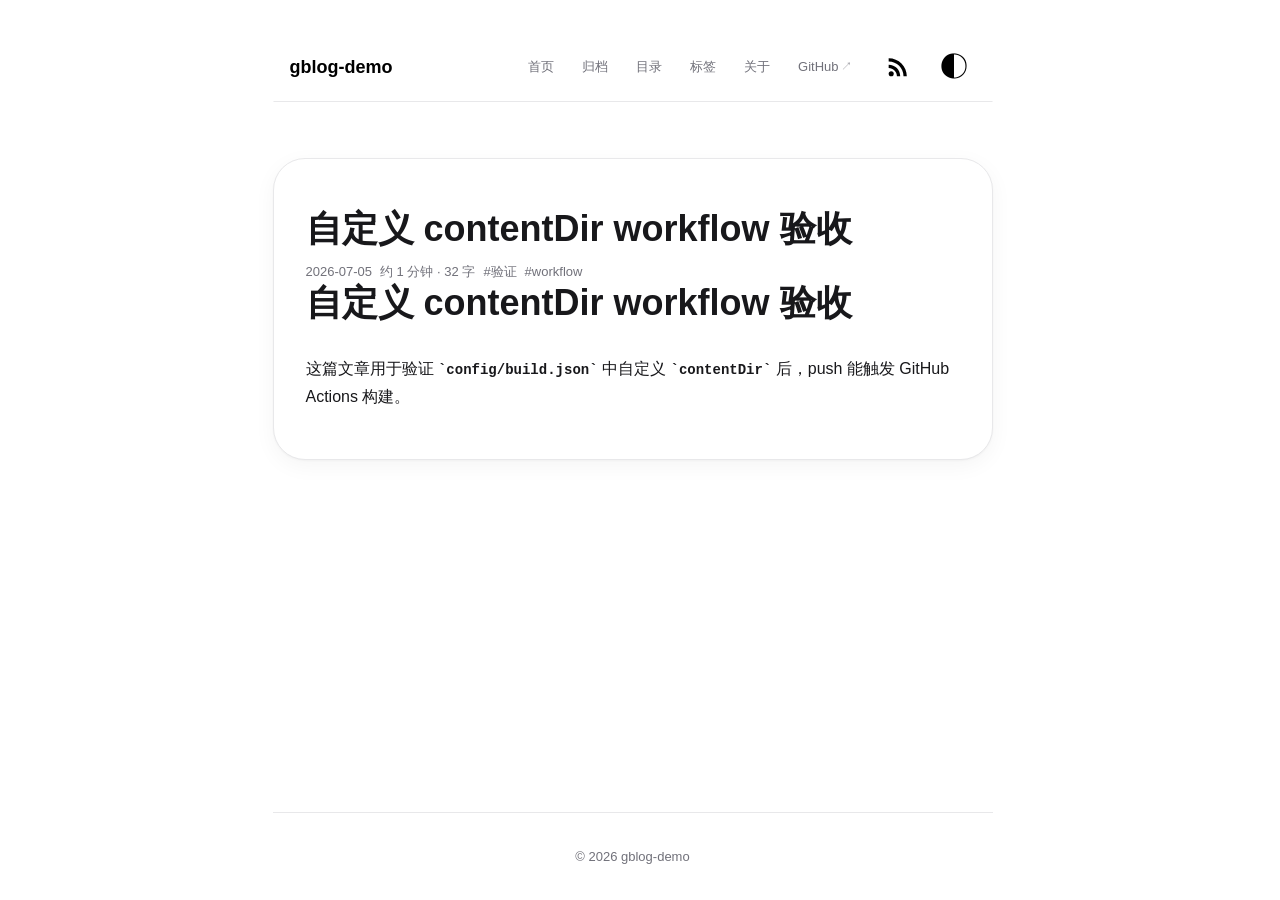
<file: post/db5b8ce53c9eecf435e7887b9afa7d5e.html>
<!doctype html>
<html lang="zh-CN" data-root="../">
  <head>
<meta charset="UTF-8" />
    <meta name="viewport" content="width=device-width, initial-scale=1.0" />
    <title>自定义 contentDir workflow 验收 - gblog-demo</title>
    <meta name="description" content="自定义 contentDir workflow 验收 这篇文章用于验证 config/build.json 中自定义 contentDir 后，push 能触发 GitHub Actions 构建。" />
    <meta property="og:type" content="article" />
    <meta property="og:title" content="自定义 contentDir workflow 验收" />
    <meta property="og:site_name" content="gblog-demo" />
    <meta property="og:description" content="自定义 contentDir workflow 验收 这篇文章用于验证 config/build.json 中自定义 contentDir 后，push 能触发 GitHub Actions 构建。" />
    <meta property="og:url" content="https://night2049.github.io/gblog-demo/post/db5b8ce53c9eecf435e7887b9afa7d5e.html" />
    <meta name="twitter:card" content="summary" />
    <meta name="twitter:title" content="自定义 contentDir workflow 验收" />
    <meta name="twitter:description" content="自定义 contentDir workflow 验收 这篇文章用于验证 config/build.json 中自定义 contentDir 后，push 能触发 GitHub Actions 构建。" />
    <link rel="canonical" href="https://night2049.github.io/gblog-demo/post/db5b8ce53c9eecf435e7887b9afa7d5e.html" />
    <script type="application/ld+json">{"@context":"https://schema.org","@type":"BlogPosting","headline":"自定义 contentDir workflow 验收","datePublished":"2026-07-05T00:00:00.000Z","description":"自定义 contentDir workflow 验收 这篇文章用于验证 config/build.json 中自定义 contentDir 后，push 能触发 GitHub Actions 构建。","wordCount":32,"url":"https://night2049.github.io/gblog-demo/post/db5b8ce53c9eecf435e7887b9afa7d5e.html","mainEntityOfPage":{"@type":"WebPage","@id":"https://night2049.github.io/gblog-demo/post/db5b8ce53c9eecf435e7887b9afa7d5e.html"},"author":{"@type":"Person","name":"night2049"},"publisher":{"@type":"Organization","name":"gblog-demo"},"inLanguage":"zh-CN"}</script>
    
    <link rel="icon" type="image/svg+xml" href="../favicon.svg" />
    <!-- 字体: 全部使用系统字体栈 (不加载 web 字体, 不连第三方 CDN); 字体族见皮肤 --gb-font-*. -->
    
    <script>window.__content={"toc":true,"tocMinHeadings":2,"tocCollapseBelow":5,"codeCopy":true,"imageZoom":true,"share":{"enabled":true,"networks":["copy","x","telegram","weibo"]},"widgets":true}</script>
    <script>window.__chrome=fetch((document.documentElement.dataset.root||"./")+"chrome.json").then(function(F){return F.json()}).catch(function(){return null});(function(){var F="theme";function M(){try{return localStorage.getItem(F)}catch(q){return null}}function I(){return M()||"system"}function O(){return window.matchMedia&&window.matchMedia("(prefers-color-scheme: dark)").matches}function J(q){return q==="dark"||q!=="light"&&O()}function A(){var q=I(),z=J(q);document.documentElement.classList.toggle("dark",z),document.documentElement.dataset.theme=q;var w=document.querySelector("iframe.giscus-frame");if(w&&w.contentWindow)w.contentWindow.postMessage({giscus:{setConfig:{theme:z?"https://night2049.github.io/gblog-demo/giscus-dark.css":"https://night2049.github.io/gblog-demo/giscus-light.css"}}},"https://giscus.app")}A();function P(){var q=J(I())?"light":"dark";try{localStorage.setItem(F,q)}catch(z){}A()}function L(){var q=location.pathname.split("/").pop()||"index.html",z=document.querySelectorAll(".site-nav a");for(var w=0;w<z.length;w++){var G=(z[w].getAttribute("href")||"").split("/").pop();if(G&&G===q)z[w].setAttribute("aria-current","page")}}function Q(){var q=document.querySelector(".site-header");if(!q)return;var z=window.scrollY||0,w=!1;function G(){w=!1;var B=window.scrollY||0;q.classList.toggle("is-scrolled",B>4);var R=window.matchMedia("(max-width: 767px)").matches;if(!R)q.classList.remove("is-hidden");else if(B<=8||B<z-4)q.classList.remove("is-hidden");else if(B>z+6)q.classList.add("is-hidden");z=B}window.addEventListener("scroll",function(){if(!w)w=!0,requestAnimationFrame(G)},{passive:!0})}if(document.addEventListener("DOMContentLoaded",function(){var q=document.getElementById("theme-toggle");if(q)q.addEventListener("click",P);L(),Q(),A()}),document.addEventListener("chrome:ready",L),window.matchMedia)window.matchMedia("(prefers-color-scheme: dark)").addEventListener("change",function(){if(I()==="system")A()});window.addEventListener("message",function(q){if(q.origin==="https://giscus.app"&&q.data&&q.data.giscus)A()})})();</script>
    <!-- app.css 置于内联脚本之后: 内联 kickoff/无闪烁脚本不被样式表加载阻塞 (规范: CSS 后的脚本须等样式表), 确保 fetch 最早发起. -->
    <link rel="stylesheet" href="../app.css" />

  </head>
  <body>
    <main class="page">
<header class="site-header">
      <div class="site-logo" id="site-logo"></div>
      <nav class="site-nav" id="site-nav"></nav>
      <div class="header-actions">
        <button
          id="nav-toggle"
          class="nav-toggle"
          type="button"
          aria-label="菜单"
          aria-haspopup="true"
          aria-controls="site-nav"
          aria-expanded="false"
        >
          <svg viewBox="0 0 24 24" width="28" height="28" fill="currentColor" aria-hidden="true">
            <path d="M3 6h18v2H3zm0 5h18v2H3zm0 5h18v2H3z" />
          </svg>
        </button>
        <div class="rss-menu" id="rss-menu">
          <button
            id="rss-toggle"
            class="rss-toggle"
            type="button"
            aria-label="订阅 (RSS)"
            aria-haspopup="true"
            aria-controls="rss-links"
            aria-expanded="false"
          >
            <svg viewBox="0 0 24 24" width="28" height="28" fill="currentColor" aria-hidden="true">
              <circle cx="6.18" cy="17.82" r="2.18" />
              <path d="M4 4.44v2.83c7.03 0 12.73 5.7 12.73 12.73h2.83C19.56 11.4 12.6 4.44 4 4.44z" />
              <path d="M4 10.1v2.83c3.9 0 7.07 3.17 7.07 7.07h2.83C13.9 14.4 9.6 10.1 4 10.1z" />
            </svg>
          </button>
          <div class="rss-panel" id="rss-links" role="menu" hidden></div>
        </div>
        <button
          id="theme-toggle"
          class="theme-toggle"
          type="button"
          aria-label="切换主题"
        ></button>
      </div>
    </header>
<article class="post-article">
      <h1 class="post-title">自定义 contentDir workflow 验收</h1>
      <div class="post-meta-row">
        <span class="post-card-date">2026-07-05</span>
        <span class="post-reading">约 1 分钟 · 32 字</span>
        <a class="tag tag-link" href="../tag.html?tag=%E9%AA%8C%E8%AF%81">#验证</a><a class="tag tag-link" href="../tag.html?tag=workflow">#workflow</a>
      </div>
      <post-toc></post-toc>
      <div class="prose"><!--content:start--><h1 id="自定义-contentdir-workflow-验收">自定义 contentDir workflow 验收<a class="heading-anchor" href="#自定义-contentdir-workflow-验收" aria-hidden="true"></a></h1>
<p>这篇文章用于验证 <code>config/build.json</code> 中自定义 <code>contentDir</code> 后，push 能触发 GitHub Actions 构建。</p>
<!--content:end--></div>
    </article>
    
<footer class="site-footer">
      <div class="footer-line" id="site-footer"></div>
    </footer>
    </main>
    <script src="../chrome.js" defer></script>
    <reading-progress></reading-progress>
    <back-to-top></back-to-top>
    <back-to-home></back-to-home>
    <script src="../widgets.js" defer></script>
  </body>
</html>
</file>
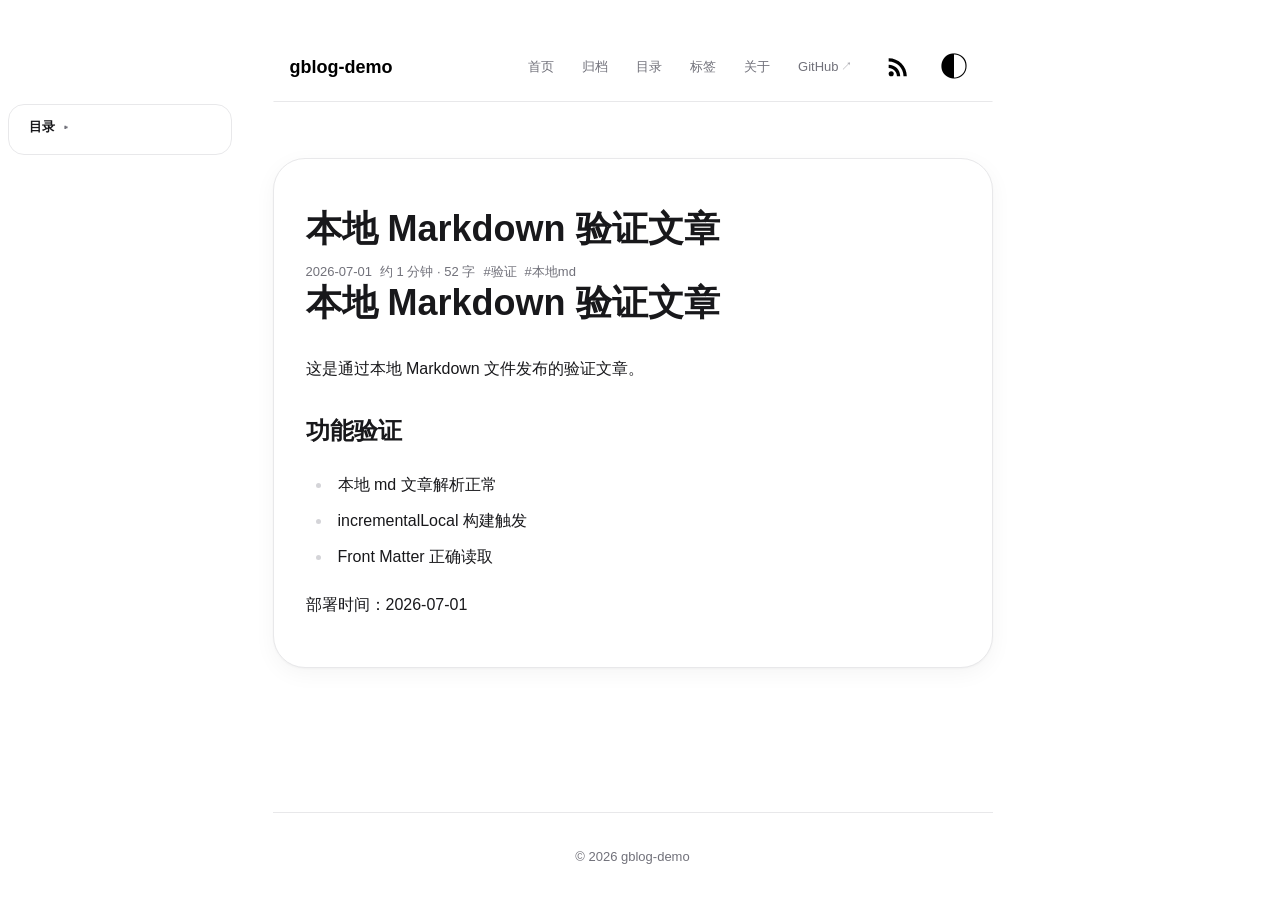
<file: post/f64173d4d28189f56fbc907f8c97bb17.html>
<!doctype html>
<html lang="zh-CN" data-root="../">
  <head>
<meta charset="UTF-8" />
    <meta name="viewport" content="width=device-width, initial-scale=1.0" />
    <title>本地 Markdown 验证文章 - gblog-demo</title>
    <meta name="description" content="本地 Markdown 验证文章 这是通过本地 Markdown 文件发布的验证文章。 功能验证 本地 md 文章解析正常 incrementalLocal 构建触发 Front Matter 正确读取 部署时间：2026-07-01" />
    <meta property="og:type" content="article" />
    <meta property="og:title" content="本地 Markdown 验证文章" />
    <meta property="og:site_name" content="gblog-demo" />
    <meta property="og:description" content="本地 Markdown 验证文章 这是通过本地 Markdown 文件发布的验证文章。 功能验证 本地 md 文章解析正常 incrementalLocal 构建触发 Front Matter 正确读取 部署时间：2026-07-01" />
    <meta property="og:url" content="https://night2049.github.io/gblog-demo/post/f64173d4d28189f56fbc907f8c97bb17.html" />
    <meta name="twitter:card" content="summary" />
    <meta name="twitter:title" content="本地 Markdown 验证文章" />
    <meta name="twitter:description" content="本地 Markdown 验证文章 这是通过本地 Markdown 文件发布的验证文章。 功能验证 本地 md 文章解析正常 incrementalLocal 构建触发 Front Matter 正确读取 部署时间：2026-07-01" />
    <link rel="canonical" href="https://night2049.github.io/gblog-demo/post/f64173d4d28189f56fbc907f8c97bb17.html" />
    <script type="application/ld+json">{"@context":"https://schema.org","@type":"BlogPosting","headline":"本地 Markdown 验证文章","datePublished":"2026-07-01T00:00:00.000Z","description":"本地 Markdown 验证文章 这是通过本地 Markdown 文件发布的验证文章。 功能验证 本地 md 文章解析正常 incrementalLocal 构建触发 Front Matter 正确读取 部署时间：2026-07-01","wordCount":52,"url":"https://night2049.github.io/gblog-demo/post/f64173d4d28189f56fbc907f8c97bb17.html","mainEntityOfPage":{"@type":"WebPage","@id":"https://night2049.github.io/gblog-demo/post/f64173d4d28189f56fbc907f8c97bb17.html"},"author":{"@type":"Person","name":"night2049"},"publisher":{"@type":"Organization","name":"gblog-demo"},"inLanguage":"zh-CN"}</script>
    
    <link rel="icon" type="image/svg+xml" href="../favicon.svg" />
    <!-- 字体: 全部使用系统字体栈 (不加载 web 字体, 不连第三方 CDN); 字体族见皮肤 --gb-font-*. -->
    
    <script>window.__content={"toc":true,"tocMinHeadings":2,"tocCollapseBelow":5,"codeCopy":true,"imageZoom":true,"share":{"enabled":true,"networks":["copy","x","telegram","weibo"]},"widgets":true}</script>
    <script>window.__chrome=fetch((document.documentElement.dataset.root||"./")+"chrome.json").then(function(F){return F.json()}).catch(function(){return null});(function(){var F="theme";function M(){try{return localStorage.getItem(F)}catch(q){return null}}function I(){return M()||"system"}function O(){return window.matchMedia&&window.matchMedia("(prefers-color-scheme: dark)").matches}function J(q){return q==="dark"||q!=="light"&&O()}function A(){var q=I(),z=J(q);document.documentElement.classList.toggle("dark",z),document.documentElement.dataset.theme=q;var w=document.querySelector("iframe.giscus-frame");if(w&&w.contentWindow)w.contentWindow.postMessage({giscus:{setConfig:{theme:z?"https://night2049.github.io/gblog-demo/giscus-dark.css":"https://night2049.github.io/gblog-demo/giscus-light.css"}}},"https://giscus.app")}A();function P(){var q=J(I())?"light":"dark";try{localStorage.setItem(F,q)}catch(z){}A()}function L(){var q=location.pathname.split("/").pop()||"index.html",z=document.querySelectorAll(".site-nav a");for(var w=0;w<z.length;w++){var G=(z[w].getAttribute("href")||"").split("/").pop();if(G&&G===q)z[w].setAttribute("aria-current","page")}}function Q(){var q=document.querySelector(".site-header");if(!q)return;var z=window.scrollY||0,w=!1;function G(){w=!1;var B=window.scrollY||0;q.classList.toggle("is-scrolled",B>4);var R=window.matchMedia("(max-width: 767px)").matches;if(!R)q.classList.remove("is-hidden");else if(B<=8||B<z-4)q.classList.remove("is-hidden");else if(B>z+6)q.classList.add("is-hidden");z=B}window.addEventListener("scroll",function(){if(!w)w=!0,requestAnimationFrame(G)},{passive:!0})}if(document.addEventListener("DOMContentLoaded",function(){var q=document.getElementById("theme-toggle");if(q)q.addEventListener("click",P);L(),Q(),A()}),document.addEventListener("chrome:ready",L),window.matchMedia)window.matchMedia("(prefers-color-scheme: dark)").addEventListener("change",function(){if(I()==="system")A()});window.addEventListener("message",function(q){if(q.origin==="https://giscus.app"&&q.data&&q.data.giscus)A()})})();</script>
    <!-- app.css 置于内联脚本之后: 内联 kickoff/无闪烁脚本不被样式表加载阻塞 (规范: CSS 后的脚本须等样式表), 确保 fetch 最早发起. -->
    <link rel="stylesheet" href="../app.css" />

  </head>
  <body>
    <main class="page">
<header class="site-header">
      <div class="site-logo" id="site-logo"></div>
      <nav class="site-nav" id="site-nav"></nav>
      <div class="header-actions">
        <button
          id="nav-toggle"
          class="nav-toggle"
          type="button"
          aria-label="菜单"
          aria-haspopup="true"
          aria-controls="site-nav"
          aria-expanded="false"
        >
          <svg viewBox="0 0 24 24" width="28" height="28" fill="currentColor" aria-hidden="true">
            <path d="M3 6h18v2H3zm0 5h18v2H3zm0 5h18v2H3z" />
          </svg>
        </button>
        <div class="rss-menu" id="rss-menu">
          <button
            id="rss-toggle"
            class="rss-toggle"
            type="button"
            aria-label="订阅 (RSS)"
            aria-haspopup="true"
            aria-controls="rss-links"
            aria-expanded="false"
          >
            <svg viewBox="0 0 24 24" width="28" height="28" fill="currentColor" aria-hidden="true">
              <circle cx="6.18" cy="17.82" r="2.18" />
              <path d="M4 4.44v2.83c7.03 0 12.73 5.7 12.73 12.73h2.83C19.56 11.4 12.6 4.44 4 4.44z" />
              <path d="M4 10.1v2.83c3.9 0 7.07 3.17 7.07 7.07h2.83C13.9 14.4 9.6 10.1 4 10.1z" />
            </svg>
          </button>
          <div class="rss-panel" id="rss-links" role="menu" hidden></div>
        </div>
        <button
          id="theme-toggle"
          class="theme-toggle"
          type="button"
          aria-label="切换主题"
        ></button>
      </div>
    </header>
<article class="post-article">
      <h1 class="post-title">本地 Markdown 验证文章</h1>
      <div class="post-meta-row">
        <span class="post-card-date">2026-07-01</span>
        <span class="post-reading">约 1 分钟 · 52 字</span>
        <a class="tag tag-link" href="../tag.html?tag=%E9%AA%8C%E8%AF%81">#验证</a><a class="tag tag-link" href="../tag.html?tag=%E6%9C%AC%E5%9C%B0md">#本地md</a>
      </div>
      <post-toc></post-toc>
      <div class="prose"><!--content:start--><h1 id="本地-markdown-验证文章">本地 Markdown 验证文章<a class="heading-anchor" href="#本地-markdown-验证文章" aria-hidden="true"></a></h1>
<p>这是通过本地 Markdown 文件发布的验证文章。</p>
<h2 id="功能验证">功能验证<a class="heading-anchor" href="#功能验证" aria-hidden="true"></a></h2>
<ul>
<li class="task-list-item">本地 md 文章解析正常</li>
<li class="task-list-item">incrementalLocal 构建触发</li>
<li class="task-list-item">Front Matter 正确读取</li>
</ul>
<p>部署时间：2026-07-01</p>
<!--content:end--></div>
    </article>
    
<footer class="site-footer">
      <div class="footer-line" id="site-footer"></div>
    </footer>
    </main>
    <script src="../chrome.js" defer></script>
    <reading-progress></reading-progress>
    <back-to-top></back-to-top>
    <back-to-home></back-to-home>
    <script src="../widgets.js" defer></script>
  </body>
</html>
</file>
<file: app.css>
/*! tailwindcss v4.3.2 | MIT License | https://tailwindcss.com */
@layer properties{@supports (((-webkit-hyphens:none)) and (not (margin-trim:inline))) or ((-moz-orient:inline) and (not (color:rgb(from red r g b)))){*,:before,:after,::backdrop{--tw-rotate-x:initial;--tw-rotate-y:initial;--tw-rotate-z:initial;--tw-skew-x:initial;--tw-skew-y:initial;--tw-shadow:0 0 #0000;--tw-shadow-color:initial;--tw-shadow-alpha:100%;--tw-inset-shadow:0 0 #0000;--tw-inset-shadow-color:initial;--tw-inset-shadow-alpha:100%;--tw-ring-color:initial;--tw-ring-shadow:0 0 #0000;--tw-inset-ring-color:initial;--tw-inset-ring-shadow:0 0 #0000;--tw-ring-inset:initial;--tw-ring-offset-width:0px;--tw-ring-offset-color:#fff;--tw-ring-offset-shadow:0 0 #0000;--tw-blur:initial;--tw-brightness:initial;--tw-contrast:initial;--tw-grayscale:initial;--tw-hue-rotate:initial;--tw-invert:initial;--tw-opacity:initial;--tw-saturate:initial;--tw-sepia:initial;--tw-drop-shadow:initial;--tw-drop-shadow-color:initial;--tw-drop-shadow-alpha:100%;--tw-drop-shadow-size:initial}}}@layer theme{:root,:host{--font-sans:ui-sans-serif, system-ui, sans-serif, "Apple Color Emoji", "Segoe UI Emoji", "Segoe UI Symbol", "Noto Color Emoji";--font-mono:ui-monospace, SFMono-Regular, Menlo, Monaco, Consolas, "Liberation Mono", "Courier New", monospace;--default-transition-duration:.15s;--default-transition-timing-function:cubic-bezier(.4, 0, .2, 1);--default-font-family:var(--font-sans);--default-mono-font-family:var(--font-mono)}}@layer base{*,:after,:before,::backdrop{box-sizing:border-box;border:0 solid;margin:0;padding:0}::file-selector-button{box-sizing:border-box;border:0 solid;margin:0;padding:0}html,:host{-webkit-text-size-adjust:100%;tab-size:4;line-height:1.5;font-family:var(--default-font-family,ui-sans-serif, system-ui, sans-serif, "Apple Color Emoji", "Segoe UI Emoji", "Segoe UI Symbol", "Noto Color Emoji");font-feature-settings:var(--default-font-feature-settings,normal);font-variation-settings:var(--default-font-variation-settings,normal);-webkit-tap-highlight-color:transparent}hr{height:0;color:inherit;border-top-width:1px}abbr:where([title]){-webkit-text-decoration:underline dotted;text-decoration:underline dotted}h1,h2,h3,h4,h5,h6{font-size:inherit;font-weight:inherit}a{color:inherit;-webkit-text-decoration:inherit;-webkit-text-decoration:inherit;-webkit-text-decoration:inherit;text-decoration:inherit}b,strong{font-weight:bolder}code,kbd,samp,pre{font-family:var(--default-mono-font-family,ui-monospace, SFMono-Regular, Menlo, Monaco, Consolas, "Liberation Mono", "Courier New", monospace);font-feature-settings:var(--default-mono-font-feature-settings,normal);font-variation-settings:var(--default-mono-font-variation-settings,normal);font-size:1em}small{font-size:80%}sub,sup{vertical-align:baseline;font-size:75%;line-height:0;position:relative}sub{bottom:-.25em}sup{top:-.5em}table{text-indent:0;border-color:inherit;border-collapse:collapse}:-moz-focusring{outline:auto}progress{vertical-align:baseline}summary{display:list-item}ol,ul,menu{list-style:none}img,svg,video,canvas,audio,iframe,embed,object{vertical-align:middle;display:block}img,video{max-width:100%;height:auto}button,input,select,optgroup,textarea{font:inherit;font-feature-settings:inherit;font-variation-settings:inherit;letter-spacing:inherit;color:inherit;opacity:1;background-color:#0000;border-radius:0}::file-selector-button{font:inherit;font-feature-settings:inherit;font-variation-settings:inherit;letter-spacing:inherit;color:inherit;opacity:1;background-color:#0000;border-radius:0}:where(select:is([multiple],[size])) optgroup{font-weight:bolder}:where(select:is([multiple],[size])) optgroup option{padding-inline-start:20px}::file-selector-button{margin-inline-end:4px}::placeholder{opacity:1}@supports (not ((-webkit-appearance:-apple-pay-button))) or (contain-intrinsic-size:1px){::placeholder{color:currentColor}@supports (color:color-mix(in lab, red, red)){::placeholder{color:color-mix(in oklab, currentcolor 50%, transparent)}}}textarea{resize:vertical}::-webkit-search-decoration{-webkit-appearance:none}::-webkit-date-and-time-value{min-height:1lh;text-align:inherit}::-webkit-datetime-edit{display:inline-flex}::-webkit-datetime-edit-fields-wrapper{padding:0}::-webkit-datetime-edit{padding-block:0}::-webkit-datetime-edit-year-field{padding-block:0}::-webkit-datetime-edit-month-field{padding-block:0}::-webkit-datetime-edit-day-field{padding-block:0}::-webkit-datetime-edit-hour-field{padding-block:0}::-webkit-datetime-edit-minute-field{padding-block:0}::-webkit-datetime-edit-second-field{padding-block:0}::-webkit-datetime-edit-millisecond-field{padding-block:0}::-webkit-datetime-edit-meridiem-field{padding-block:0}::-webkit-calendar-picker-indicator{line-height:1}:-moz-ui-invalid{box-shadow:none}button,input:where([type=button],[type=reset],[type=submit]){appearance:button}::file-selector-button{appearance:button}::-webkit-inner-spin-button{height:auto}::-webkit-outer-spin-button{height:auto}[hidden]:where(:not([hidden=until-found])){display:none!important}html{-webkit-text-size-adjust:100%;scrollbar-gutter:stable}body{background:var(--gb-surface);color:var(--gb-on-surface);font-family:var(--gb-font-body);font-size:var(--gb-text-body);margin:0;line-height:1.6}code,pre,kbd,samp{font-family:var(--gb-font-mono)}:focus-visible{outline:2px solid var(--gb-focus-ring);outline-offset:2px}img{max-width:100%;height:auto}}@layer components{.page{min-height:100dvh;max-width:var(--gb-measure);padding-inline:var(--gb-gutter);padding-block:var(--gb-space-6);flex-direction:column;margin-inline:auto;display:flex}.site-header{top:var(--gb-space-3);z-index:var(--gb-z-sticky);justify-content:space-between;align-items:center;gap:var(--gb-space-3);margin-bottom:var(--gb-space-6);padding-block:var(--gb-space-3);padding-inline:var(--gb-space-4);background:var(--gb-surface);border:1px solid #0000;border-bottom-color:var(--gb-outline-variant);flex-wrap:wrap;transition:transform .3s,border-radius .25s,box-shadow .25s,border-color .25s;display:flex;position:sticky}.site-header.is-scrolled{border-color:var(--gb-outline-variant);border-radius:var(--gb-shape-xl);box-shadow:var(--gb-shadow-paper)}.site-header.is-hidden{transform:translateY(-100%)}.site-logo{align-items:center;gap:var(--gb-space-2);font-size:var(--gb-text-title);font-weight:700;display:inline-flex}.site-logo-link{color:var(--gb-primary);text-decoration:none}.site-logo-img{width:auto;height:28px;display:block}.site-nav{align-items:center;gap:var(--gb-space-1);font-size:var(--gb-text-label);flex-wrap:wrap;flex:auto;justify-content:flex-end;display:flex}.site-nav a{min-height:44px;padding-inline:var(--gb-space-3);border-radius:var(--gb-shape-full);color:var(--gb-on-surface-variant);align-items:center;text-decoration:none;display:inline-flex}.site-nav a[aria-current=page]{color:var(--gb-primary);font-weight:600}.site-nav .nav-external:after{content:"↗";opacity:.7;margin-left:2px;font-size:.85em}.theme-toggle,.rss-toggle,.nav-toggle{cursor:pointer;width:44px;height:44px;color:var(--gb-primary);background:0 0;border:none;flex:none;justify-content:center;align-items:center;padding:0;line-height:1;transition:color .2s;display:inline-flex}.theme-toggle{font-size:1.75rem}.theme-toggle:before{content:"◐"}html[data-theme=light] .theme-toggle:before{content:"☀"}html[data-theme=dark] .theme-toggle:before{content:"☾"}.theme-toggle:hover,.rss-toggle:hover,.nav-toggle:hover,.rss-toggle[aria-expanded=true],.nav-toggle[aria-expanded=true]{color:var(--gb-primary)}@supports (color:color-mix(in lab, red, red)){.theme-toggle:hover,.rss-toggle:hover,.nav-toggle:hover,.rss-toggle[aria-expanded=true],.nav-toggle[aria-expanded=true]{color:color-mix(in srgb, var(--gb-primary) 78%, var(--gb-on-surface))}}.header-actions{align-items:center;gap:var(--gb-space-3);flex:none;margin-left:auto;display:inline-flex}.rss-menu{flex:none;display:inline-flex;position:relative}.rss-panel{top:calc(100% + var(--gb-space-2));z-index:var(--gb-z-overlay);min-width:9rem;padding:var(--gb-space-2);background:var(--gb-surface);border:1px solid var(--gb-outline-variant);border-radius:var(--gb-shape-md);box-shadow:var(--gb-shadow-2);flex-direction:column;gap:2px;display:flex;position:absolute;right:0}.rss-panel[hidden]{display:none}.rss-panel a{min-height:40px;padding:0 var(--gb-space-3);border-radius:var(--gb-shape-sm);color:var(--gb-on-surface-variant);font-size:var(--gb-text-label);align-items:center;text-decoration:none;display:flex}.rss-panel a:hover{background:var(--gb-state-hover);color:var(--gb-primary)}.rss-menu:has(#rss-links:empty){display:none}.post-list{gap:var(--gb-space-4);flex-direction:column;margin:0;padding:0;list-style:none;display:flex}.post-card{padding:calc(var(--gb-space-5) * var(--gb-density));border:1px solid var(--gb-outline-variant);border-radius:var(--gb-shape-lg);background:var(--gb-surface-container-low);display:block}.post-card-main{text-decoration:none;display:block}.post-card-title{font-size:var(--gb-text-title);color:var(--gb-on-surface);font-weight:600}.post-meta{align-items:center;gap:var(--gb-space-2);margin-top:var(--gb-space-2);font-size:var(--gb-text-label);color:var(--gb-on-surface-variant);flex-wrap:wrap;display:flex}.post-card-date{color:var(--gb-on-surface-variant)}.tag{color:var(--gb-on-surface-variant);font-size:var(--gb-text-label);align-items:center;display:inline-flex}.tag-link{text-decoration:none}.pager{justify-content:center;align-items:center;gap:var(--gb-space-4);margin-top:var(--gb-space-7);font-size:var(--gb-text-label);color:var(--gb-on-surface-variant);display:flex}.pager a{color:var(--gb-primary);text-decoration:none}.pager a:hover{text-decoration:underline}.pager .disabled{color:var(--gb-on-surface-variant);opacity:.5}.empty{margin-top:var(--gb-space-7);text-align:center;font-size:var(--gb-text-label);color:var(--gb-on-surface-variant)}.post-article{margin-top:var(--gb-space-5);padding:var(--gb-space-7) var(--gb-space-6);background:var(--gb-surface);border:1px solid var(--gb-outline-variant);border-radius:var(--gb-shape-xl);box-shadow:var(--gb-shadow-paper)}.giscus{margin-top:var(--gb-space-5);padding:var(--gb-space-6);background:var(--gb-surface);border:1px solid var(--gb-outline-variant);border-radius:var(--gb-shape-xl);box-shadow:var(--gb-shadow-paper)}.dark .post-article,.dark .giscus,.dark .site-header.is-scrolled{box-shadow:none}.post-title{font-size:var(--gb-text-display);color:var(--gb-on-surface);font-weight:700;line-height:1.2}.post-meta-row{align-items:center;gap:var(--gb-space-2);margin-top:var(--gb-space-3);font-size:var(--gb-text-label);color:var(--gb-on-surface-variant);flex-wrap:wrap;display:flex}.year-nav{gap:var(--gb-space-2);margin:var(--gb-space-4) 0 var(--gb-space-6);flex-wrap:wrap;display:flex}.year-link{color:var(--gb-on-surface-variant);text-underline-offset:3px;font-size:var(--gb-text-label);text-decoration:underline}.year-link.active{color:var(--gb-primary);font-weight:600}.dir-map{gap:var(--gb-space-3);margin-top:var(--gb-space-5);flex-direction:column;display:flex}.dir-map-item{padding:var(--gb-space-4);border:1px solid var(--gb-outline-variant);border-radius:var(--gb-shape-lg);background:var(--gb-surface-container-low);color:var(--gb-on-surface);justify-content:space-between;align-items:center;text-decoration:none;display:flex}.dir-count{padding:2px var(--gb-space-2);border:1px solid var(--gb-outline-variant);border-radius:var(--gb-shape-full);color:var(--gb-on-surface-variant);font-size:var(--gb-text-label);align-items:center;display:inline-flex}.back-link{margin-bottom:var(--gb-space-3);color:var(--gb-primary);font-size:var(--gb-text-label);text-decoration:none;display:inline-block}.site-footer{color:var(--gb-on-surface-variant);font-size:var(--gb-text-label);margin-top:auto;line-height:1.8}.site-footer a{color:var(--gb-on-surface-variant);text-decoration:none}.site-footer a:hover{color:var(--gb-primary);text-decoration:underline}.footer-line{justify-content:center;align-items:center;gap:var(--gb-space-3);padding-top:var(--gb-space-6);border-top:1px solid var(--gb-outline-variant);flex-wrap:wrap;display:flex}.footer-beian{align-items:center;gap:4px;display:inline-flex}}@layer utilities{.absolute{position:absolute}.fixed{position:fixed}.relative{position:relative}.static{position:static}.container{width:100%}@media (min-width:40rem){.container{max-width:40rem}}@media (min-width:48rem){.container{max-width:48rem}}@media (min-width:64rem){.container{max-width:64rem}}@media (min-width:80rem){.container{max-width:80rem}}@media (min-width:96rem){.container{max-width:96rem}}.prose{color:var(--tw-prose-body);max-width:65ch}.prose :where(p):not(:where([class~=not-prose],[class~=not-prose] *)){margin-top:1.25em;margin-bottom:1.25em}.prose :where([class~=lead]):not(:where([class~=not-prose],[class~=not-prose] *)){color:var(--tw-prose-lead);margin-top:1.2em;margin-bottom:1.2em;font-size:1.25em;line-height:1.6}.prose :where(a):not(:where([class~=not-prose],[class~=not-prose] *)){color:var(--tw-prose-links);font-weight:500;text-decoration:underline}.prose :where(strong):not(:where([class~=not-prose],[class~=not-prose] *)){color:var(--tw-prose-bold);font-weight:600}.prose :where(a strong):not(:where([class~=not-prose],[class~=not-prose] *)),.prose :where(blockquote strong):not(:where([class~=not-prose],[class~=not-prose] *)),.prose :where(thead th strong):not(:where([class~=not-prose],[class~=not-prose] *)){color:inherit}.prose :where(ol):not(:where([class~=not-prose],[class~=not-prose] *)){margin-top:1.25em;margin-bottom:1.25em;padding-inline-start:1.625em;list-style-type:decimal}.prose :where(ol[type=A]):not(:where([class~=not-prose],[class~=not-prose] *)){list-style-type:upper-alpha}.prose :where(ol[type=a]):not(:where([class~=not-prose],[class~=not-prose] *)){list-style-type:lower-alpha}.prose :where(ol[type=A s]):not(:where([class~=not-prose],[class~=not-prose] *)){list-style-type:upper-alpha}.prose :where(ol[type=a s]):not(:where([class~=not-prose],[class~=not-prose] *)){list-style-type:lower-alpha}.prose :where(ol[type=I]):not(:where([class~=not-prose],[class~=not-prose] *)){list-style-type:upper-roman}.prose :where(ol[type=i]):not(:where([class~=not-prose],[class~=not-prose] *)){list-style-type:lower-roman}.prose :where(ol[type=I s]):not(:where([class~=not-prose],[class~=not-prose] *)){list-style-type:upper-roman}.prose :where(ol[type=i s]):not(:where([class~=not-prose],[class~=not-prose] *)){list-style-type:lower-roman}.prose :where(ol[type="1"]):not(:where([class~=not-prose],[class~=not-prose] *)){list-style-type:decimal}.prose :where(ul):not(:where([class~=not-prose],[class~=not-prose] *)){margin-top:1.25em;margin-bottom:1.25em;padding-inline-start:1.625em;list-style-type:disc}.prose :where(ol>li):not(:where([class~=not-prose],[class~=not-prose] *))::marker{color:var(--tw-prose-counters);font-weight:400}.prose :where(ul>li):not(:where([class~=not-prose],[class~=not-prose] *))::marker{color:var(--tw-prose-bullets)}.prose :where(dt):not(:where([class~=not-prose],[class~=not-prose] *)){color:var(--tw-prose-headings);margin-top:1.25em;font-weight:600}.prose :where(hr):not(:where([class~=not-prose],[class~=not-prose] *)){border-color:var(--tw-prose-hr);border-top-width:1px;margin-top:3em;margin-bottom:3em}.prose :where(blockquote):not(:where([class~=not-prose],[class~=not-prose] *)){color:var(--tw-prose-quotes);border-inline-start-width:.25rem;border-inline-start-color:var(--tw-prose-quote-borders);quotes:"“""”""‘""’";margin-top:1.6em;margin-bottom:1.6em;padding-inline-start:1em;font-style:italic;font-weight:500}.prose :where(blockquote p:first-of-type):not(:where([class~=not-prose],[class~=not-prose] *)):before{content:open-quote}.prose :where(blockquote p:last-of-type):not(:where([class~=not-prose],[class~=not-prose] *)):after{content:close-quote}.prose :where(h1):not(:where([class~=not-prose],[class~=not-prose] *)){color:var(--tw-prose-headings);margin-top:0;margin-bottom:.888889em;font-size:2.25em;font-weight:800;line-height:1.11111}.prose :where(h1 strong):not(:where([class~=not-prose],[class~=not-prose] *)){color:inherit;font-weight:900}.prose :where(h2):not(:where([class~=not-prose],[class~=not-prose] *)){color:var(--tw-prose-headings);margin-top:2em;margin-bottom:1em;font-size:1.5em;font-weight:700;line-height:1.33333}.prose :where(h2 strong):not(:where([class~=not-prose],[class~=not-prose] *)){color:inherit;font-weight:800}.prose :where(h3):not(:where([class~=not-prose],[class~=not-prose] *)){color:var(--tw-prose-headings);margin-top:1.6em;margin-bottom:.6em;font-size:1.25em;font-weight:600;line-height:1.6}.prose :where(h3 strong):not(:where([class~=not-prose],[class~=not-prose] *)){color:inherit;font-weight:700}.prose :where(h4):not(:where([class~=not-prose],[class~=not-prose] *)){color:var(--tw-prose-headings);margin-top:1.5em;margin-bottom:.5em;font-weight:600;line-height:1.5}.prose :where(h4 strong):not(:where([class~=not-prose],[class~=not-prose] *)){color:inherit;font-weight:700}.prose :where(img):not(:where([class~=not-prose],[class~=not-prose] *)){margin-top:2em;margin-bottom:2em}.prose :where(picture):not(:where([class~=not-prose],[class~=not-prose] *)){margin-top:2em;margin-bottom:2em;display:block}.prose :where(video):not(:where([class~=not-prose],[class~=not-prose] *)){margin-top:2em;margin-bottom:2em}.prose :where(kbd):not(:where([class~=not-prose],[class~=not-prose] *)){color:var(--tw-prose-kbd);box-shadow:0 0 0 1px var(--tw-prose-kbd-shadows), 0 3px 0 var(--tw-prose-kbd-shadows);padding-top:.1875em;padding-inline-end:.375em;padding-bottom:.1875em;border-radius:.3125rem;padding-inline-start:.375em;font-family:inherit;font-size:.875em;font-weight:500}.prose :where(code):not(:where([class~=not-prose],[class~=not-prose] *)){color:var(--tw-prose-code);font-size:.875em;font-weight:600}.prose :where(code):not(:where([class~=not-prose],[class~=not-prose] *)):before,.prose :where(code):not(:where([class~=not-prose],[class~=not-prose] *)):after{content:"`"}.prose :where(a code):not(:where([class~=not-prose],[class~=not-prose] *)),.prose :where(h1 code):not(:where([class~=not-prose],[class~=not-prose] *)){color:inherit}.prose :where(h2 code):not(:where([class~=not-prose],[class~=not-prose] *)){color:inherit;font-size:.875em}.prose :where(h3 code):not(:where([class~=not-prose],[class~=not-prose] *)){color:inherit;font-size:.9em}.prose :where(h4 code):not(:where([class~=not-prose],[class~=not-prose] *)),.prose :where(blockquote code):not(:where([class~=not-prose],[class~=not-prose] *)),.prose :where(thead th code):not(:where([class~=not-prose],[class~=not-prose] *)){color:inherit}.prose :where(pre):not(:where([class~=not-prose],[class~=not-prose] *)){color:var(--tw-prose-pre-code);background-color:var(--tw-prose-pre-bg);padding-top:.857143em;padding-inline-end:1.14286em;padding-bottom:.857143em;border-radius:.375rem;margin-top:1.71429em;margin-bottom:1.71429em;padding-inline-start:1.14286em;font-size:.875em;font-weight:400;line-height:1.71429;overflow-x:auto}.prose :where(pre code):not(:where([class~=not-prose],[class~=not-prose] *)){font-weight:inherit;color:inherit;font-size:inherit;font-family:inherit;line-height:inherit;background-color:#0000;border-width:0;border-radius:0;padding:0}.prose :where(pre code):not(:where([class~=not-prose],[class~=not-prose] *)):before,.prose :where(pre code):not(:where([class~=not-prose],[class~=not-prose] *)):after{content:none}.prose :where(table):not(:where([class~=not-prose],[class~=not-prose] *)){table-layout:auto;width:100%;margin-top:2em;margin-bottom:2em;font-size:.875em;line-height:1.71429}.prose :where(thead):not(:where([class~=not-prose],[class~=not-prose] *)){border-bottom-width:1px;border-bottom-color:var(--tw-prose-th-borders)}.prose :where(thead th):not(:where([class~=not-prose],[class~=not-prose] *)){color:var(--tw-prose-headings);vertical-align:bottom;padding-inline-end:.571429em;padding-bottom:.571429em;padding-inline-start:.571429em;font-weight:600}.prose :where(tbody tr):not(:where([class~=not-prose],[class~=not-prose] *)){border-bottom-width:1px;border-bottom-color:var(--tw-prose-td-borders)}.prose :where(tbody tr:last-child):not(:where([class~=not-prose],[class~=not-prose] *)){border-bottom-width:0}.prose :where(tbody td):not(:where([class~=not-prose],[class~=not-prose] *)){vertical-align:baseline}.prose :where(tfoot):not(:where([class~=not-prose],[class~=not-prose] *)){border-top-width:1px;border-top-color:var(--tw-prose-th-borders)}.prose :where(tfoot td):not(:where([class~=not-prose],[class~=not-prose] *)){vertical-align:top}.prose :where(th,td):not(:where([class~=not-prose],[class~=not-prose] *)){text-align:start}.prose :where(figure>*):not(:where([class~=not-prose],[class~=not-prose] *)){margin-top:0;margin-bottom:0}.prose :where(figcaption):not(:where([class~=not-prose],[class~=not-prose] *)){color:var(--tw-prose-captions);margin-top:.857143em;font-size:.875em;line-height:1.42857}.prose{--tw-prose-body:oklch(37.3% .034 259.733);--tw-prose-headings:oklch(21% .034 264.665);--tw-prose-lead:oklch(44.6% .03 256.802);--tw-prose-links:oklch(21% .034 264.665);--tw-prose-bold:oklch(21% .034 264.665);--tw-prose-counters:oklch(55.1% .027 264.364);--tw-prose-bullets:oklch(87.2% .01 258.338);--tw-prose-hr:oklch(92.8% .006 264.531);--tw-prose-quotes:oklch(21% .034 264.665);--tw-prose-quote-borders:oklch(92.8% .006 264.531);--tw-prose-captions:oklch(55.1% .027 264.364);--tw-prose-kbd:oklch(21% .034 264.665);--tw-prose-kbd-shadows:oklab(21% -.00316127 -.0338527/.1);--tw-prose-code:oklch(21% .034 264.665);--tw-prose-pre-code:oklch(92.8% .006 264.531);--tw-prose-pre-bg:oklch(27.8% .033 256.848);--tw-prose-th-borders:oklch(87.2% .01 258.338);--tw-prose-td-borders:oklch(92.8% .006 264.531);--tw-prose-invert-body:oklch(87.2% .01 258.338);--tw-prose-invert-headings:#fff;--tw-prose-invert-lead:oklch(70.7% .022 261.325);--tw-prose-invert-links:#fff;--tw-prose-invert-bold:#fff;--tw-prose-invert-counters:oklch(70.7% .022 261.325);--tw-prose-invert-bullets:oklch(44.6% .03 256.802);--tw-prose-invert-hr:oklch(37.3% .034 259.733);--tw-prose-invert-quotes:oklch(96.7% .003 264.542);--tw-prose-invert-quote-borders:oklch(37.3% .034 259.733);--tw-prose-invert-captions:oklch(70.7% .022 261.325);--tw-prose-invert-kbd:#fff;--tw-prose-invert-kbd-shadows:#ffffff1a;--tw-prose-invert-code:#fff;--tw-prose-invert-pre-code:oklch(87.2% .01 258.338);--tw-prose-invert-pre-bg:#00000080;--tw-prose-invert-th-borders:oklch(44.6% .03 256.802);--tw-prose-invert-td-borders:oklch(37.3% .034 259.733);font-size:1rem;line-height:1.75}.prose :where(picture>img):not(:where([class~=not-prose],[class~=not-prose] *)){margin-top:0;margin-bottom:0}.prose :where(li):not(:where([class~=not-prose],[class~=not-prose] *)){margin-top:.5em;margin-bottom:.5em}.prose :where(ol>li):not(:where([class~=not-prose],[class~=not-prose] *)),.prose :where(ul>li):not(:where([class~=not-prose],[class~=not-prose] *)){padding-inline-start:.375em}.prose :where(.prose>ul>li p):not(:where([class~=not-prose],[class~=not-prose] *)){margin-top:.75em;margin-bottom:.75em}.prose :where(.prose>ul>li>p:first-child):not(:where([class~=not-prose],[class~=not-prose] *)){margin-top:1.25em}.prose :where(.prose>ul>li>p:last-child):not(:where([class~=not-prose],[class~=not-prose] *)){margin-bottom:1.25em}.prose :where(.prose>ol>li>p:first-child):not(:where([class~=not-prose],[class~=not-prose] *)){margin-top:1.25em}.prose :where(.prose>ol>li>p:last-child):not(:where([class~=not-prose],[class~=not-prose] *)){margin-bottom:1.25em}.prose :where(ul ul,ul ol,ol ul,ol ol):not(:where([class~=not-prose],[class~=not-prose] *)){margin-top:.75em;margin-bottom:.75em}.prose :where(dl):not(:where([class~=not-prose],[class~=not-prose] *)){margin-top:1.25em;margin-bottom:1.25em}.prose :where(dd):not(:where([class~=not-prose],[class~=not-prose] *)){margin-top:.5em;padding-inline-start:1.625em}.prose :where(hr+*):not(:where([class~=not-prose],[class~=not-prose] *)),.prose :where(h2+*):not(:where([class~=not-prose],[class~=not-prose] *)),.prose :where(h3+*):not(:where([class~=not-prose],[class~=not-prose] *)),.prose :where(h4+*):not(:where([class~=not-prose],[class~=not-prose] *)){margin-top:0}.prose :where(thead th:first-child):not(:where([class~=not-prose],[class~=not-prose] *)){padding-inline-start:0}.prose :where(thead th:last-child):not(:where([class~=not-prose],[class~=not-prose] *)){padding-inline-end:0}.prose :where(tbody td,tfoot td):not(:where([class~=not-prose],[class~=not-prose] *)){padding-top:.571429em;padding-inline-end:.571429em;padding-bottom:.571429em;padding-inline-start:.571429em}.prose :where(tbody td:first-child,tfoot td:first-child):not(:where([class~=not-prose],[class~=not-prose] *)){padding-inline-start:0}.prose :where(tbody td:last-child,tfoot td:last-child):not(:where([class~=not-prose],[class~=not-prose] *)){padding-inline-end:0}.prose :where(figure):not(:where([class~=not-prose],[class~=not-prose] *)){margin-top:2em;margin-bottom:2em}.prose :where(.prose>:first-child):not(:where([class~=not-prose],[class~=not-prose] *)){margin-top:0}.prose :where(.prose>:last-child):not(:where([class~=not-prose],[class~=not-prose] *)){margin-bottom:0}.block{display:block}.contents{display:contents}.hidden{display:none}.inline{display:inline}.table{display:table}.transform{transform:var(--tw-rotate-x,) var(--tw-rotate-y,) var(--tw-rotate-z,) var(--tw-skew-x,) var(--tw-skew-y,)}.resize{resize:both}.truncate{text-overflow:ellipsis;white-space:nowrap;overflow:hidden}.shadow{--tw-shadow:0 1px 3px 0 var(--tw-shadow-color,#0000001a), 0 1px 2px -1px var(--tw-shadow-color,#0000001a);box-shadow:var(--tw-inset-shadow), var(--tw-inset-ring-shadow), var(--tw-ring-offset-shadow), var(--tw-ring-shadow), var(--tw-shadow)}.filter{filter:var(--tw-blur,) var(--tw-brightness,) var(--tw-contrast,) var(--tw-grayscale,) var(--tw-hue-rotate,) var(--tw-invert,) var(--tw-saturate,) var(--tw-sepia,) var(--tw-drop-shadow,)}.transition{transition-property:color,background-color,border-color,outline-color,text-decoration-color,fill,stroke,--tw-gradient-from,--tw-gradient-via,--tw-gradient-to,opacity,box-shadow,transform,translate,scale,rotate,filter,-webkit-backdrop-filter,backdrop-filter,display,content-visibility,overlay,pointer-events;transition-timing-function:var(--tw-ease,var(--default-transition-timing-function));transition-duration:var(--tw-duration,var(--default-transition-duration))}}:root{--gb-shape-xs:4px;--gb-shape-sm:8px;--gb-shape-md:12px;--gb-shape-lg:16px;--gb-shape-xl:32px;--gb-shape-full:9999px;--gb-space-1:4px;--gb-space-2:8px;--gb-space-3:12px;--gb-space-4:16px;--gb-space-5:24px;--gb-space-6:32px;--gb-space-7:48px;--gb-space-8:64px;--gb-density:1;--gb-gutter:16px;--gb-measure:48rem;--gb-z-base:0;--gb-z-sticky:100;--gb-z-overlay:1000;--gb-z-fab:1100;--gb-z-toast:1200;--gb-font-body:-apple-system, BlinkMacSystemFont, "Segoe UI", "PingFang SC", "Microsoft YaHei", "Noto Sans SC", sans-serif;--gb-font-display:var(--gb-font-body);--gb-font-mono:ui-monospace, SFMono-Regular, Menlo, Consolas, monospace;--gb-text-display:clamp(1.75rem, 1.15rem + 2.6vw, 2.25rem);--gb-text-headline:clamp(1.4rem, 1.05rem + 1.5vw, 1.75rem);--gb-text-title:1.125rem;--gb-text-body:1rem;--gb-text-label:.8125rem;--gb-primary:#3b5bdb;--gb-on-primary:#fff;--gb-primary-container:#eef2ff;--gb-on-primary-container:#1c2e6b;--gb-secondary:#71717a;--gb-on-secondary:#fff;--gb-error:#dc2626;--gb-on-error:#fff;--gb-outline:#d4d4d8;--gb-outline-variant:#e8e8ea;--gb-surface:#fff;--gb-surface-dim:#fff;--gb-surface-bright:#fff;--gb-surface-container-lowest:#fff;--gb-surface-container-low:#fff;--gb-surface-container:#fff;--gb-surface-container-high:#f4f4f5;--gb-surface-container-highest:#e4e4e7;--gb-on-surface:#18181b;--gb-on-surface-variant:#71717a;--gb-shadow-1:0 1px 2px #18181b0d;--gb-shadow-2:0 6px 24px #18181b14;--gb-shadow-paper:0 1px 2px #18181b08, 0 6px 22px #18181b0b;--gb-state-hover:var(--gb-primary)}@supports (color:color-mix(in lab, red, red)){:root{--gb-state-hover:color-mix(in srgb, var(--gb-primary) 8%, transparent)}}:root{--gb-state-focus:var(--gb-primary)}@supports (color:color-mix(in lab, red, red)){:root{--gb-state-focus:color-mix(in srgb, var(--gb-primary) 10%, transparent)}}:root{--gb-state-pressed:var(--gb-primary)}@supports (color:color-mix(in lab, red, red)){:root{--gb-state-pressed:color-mix(in srgb, var(--gb-primary) 10%, transparent)}}:root{--gb-focus-ring:var(--gb-primary);--gb-hl-bg:#fafafa;--gb-hl-fg:#24292e;--gb-hl-comment:#6a737d;--gb-hl-keyword:#d73a49;--gb-hl-func:#6f42c1;--gb-hl-string:#032f62;--gb-hl-number:#005cc5;--gb-hl-variable:#e36209;--gb-hl-section:#22863a;--gb-toc-width:14rem;--gb-zoom-overlay:#18181bb8;--gb-error-code-size:clamp(6rem, 22vw, 13rem)}.prose{--tw-prose-body:var(--gb-on-surface);--tw-prose-headings:var(--gb-on-surface);--tw-prose-lead:var(--gb-on-surface-variant);--tw-prose-links:var(--gb-primary);--tw-prose-bold:var(--gb-on-surface);--tw-prose-counters:var(--gb-on-surface-variant);--tw-prose-bullets:var(--gb-outline);--tw-prose-hr:var(--gb-outline-variant);--tw-prose-quotes:var(--gb-on-surface-variant);--tw-prose-quote-borders:var(--gb-outline-variant);--tw-prose-captions:var(--gb-on-surface-variant);--tw-prose-kbd:var(--gb-on-surface);--tw-prose-kbd-shadows:15 23 42;--tw-prose-code:var(--gb-on-surface);--tw-prose-pre-code:var(--gb-hl-fg);--tw-prose-pre-bg:var(--gb-hl-bg);--tw-prose-th-borders:var(--gb-outline-variant);--tw-prose-td-borders:var(--gb-outline-variant);max-width:none;font-size:var(--gb-text-body);color:var(--gb-on-surface);line-height:1.75}.prose :where(h2,h3):not(:first-child){margin-top:var(--gb-space-6)}.prose :where(table){display:block;overflow-x:auto}.post-article pre{background:var(--gb-hl-bg);border:1px solid var(--gb-outline-variant);border-radius:var(--gb-shape-md);padding:0;overflow:hidden}.post-article pre code{padding:var(--gb-space-4);color:var(--gb-hl-fg);background:0 0;font-size:.875rem;display:block;overflow-x:auto}.hljs-comment,.hljs-quote{color:var(--gb-hl-comment);font-style:italic}.hljs-keyword,.hljs-selector-tag,.hljs-literal,.hljs-doctag,.hljs-meta .hljs-keyword{color:var(--gb-hl-keyword)}.hljs-title,.hljs-title.function_,.hljs-name{color:var(--gb-hl-func)}.hljs-section{color:var(--gb-hl-section);font-weight:700}.hljs-string,.hljs-regexp,.hljs-addition,.hljs-meta .hljs-string{color:var(--gb-hl-string)}.hljs-number,.hljs-built_in,.hljs-type,.hljs-symbol,.hljs-bullet,.hljs-link{color:var(--gb-hl-number)}.hljs-variable,.hljs-template-variable,.hljs-attr,.hljs-attribute,.hljs-tag{color:var(--gb-hl-variable)}.hljs-emphasis{font-style:italic}.hljs-strong{font-weight:700}.hljs-deletion{color:var(--gb-hl-keyword)}#page-title:empty,.year-nav:empty,.dir-map:empty,.site-footer .footer-line:empty{display:none}@media (min-width:768px){:root{--gb-gutter:24px}}@media (max-width:767px){.post-article,.giscus{padding:var(--gb-space-5) var(--gb-space-4);border-radius:var(--gb-shape-lg)}}@media (prefers-reduced-motion:reduce){*,:before,:after{transition:none!important;animation:none!important}}post-toc{right:var(--gb-space-4);bottom:calc(var(--gb-space-7) + env(safe-area-inset-bottom,0px));z-index:var(--gb-z-overlay);width:min(20rem, calc(100vw - 2 * var(--gb-gutter)));max-height:60vh;padding:var(--gb-space-2) var(--gb-space-3);border:1px solid var(--gb-outline-variant);border-radius:var(--gb-shape-lg);background:var(--gb-surface);box-shadow:var(--gb-shadow-2);font-size:var(--gb-text-label);opacity:0;visibility:hidden;transform:translateY(var(--gb-space-3));transition:opacity .2s,transform .2s,visibility .2s;position:fixed;overflow-y:auto}post-toc.is-open{opacity:1;visibility:visible;transform:none}post-toc:empty{display:none}.toc-head{width:100%;margin-bottom:var(--gb-space-1);padding:var(--gb-space-1) var(--gb-space-2);color:var(--gb-on-surface);font:inherit;text-align:left;cursor:pointer;background:0 0;border:none;font-weight:600;display:block}post-toc .toc-list{padding-left:var(--gb-space-3);margin:0;list-style:none}post-toc>.toc-list{padding-left:0}post-toc .toc-list-item{margin:1px 0}post-toc .toc-link{min-height:32px;padding:var(--gb-space-1) var(--gb-space-2);border-radius:var(--gb-shape-sm);color:var(--gb-on-surface-variant);overflow-wrap:anywhere;line-height:1.5;text-decoration:none;display:block}post-toc .toc-link:hover{background:var(--gb-state-hover);color:var(--gb-primary)}post-toc .toc-link.is-active-link{color:var(--gb-primary);font-weight:600}@media (min-width:1280px){post-toc{top:6.5rem;bottom:auto;left:calc(50% - var(--gb-measure) / 2 - var(--gb-toc-width) - var(--gb-space-5));width:var(--gb-toc-width);max-height:calc(100vh - 9rem);z-index:var(--gb-z-sticky);opacity:1;visibility:visible;background:var(--gb-surface-container-low);box-shadow:none;margin:0;position:fixed;right:auto;transform:none}post-toc:not(.few-entries) .toc-head{cursor:default}post-toc.few-entries:not(.is-open) .toc-list{display:none}post-toc.few-entries .toc-head:after{content:"▸";margin-left:var(--gb-space-2);color:var(--gb-on-surface-variant);font-size:.85em}post-toc.few-entries.is-open .toc-head:after{content:"▾"}}reading-progress{z-index:var(--gb-z-overlay);background:var(--gb-primary);pointer-events:none;width:0;height:3px;transition:width .1s linear;display:block;position:fixed;top:0;left:0}.fab-cluster{right:var(--gb-space-4);bottom:calc(var(--gb-space-4) + env(safe-area-inset-bottom,0px));z-index:var(--gb-z-fab);gap:var(--gb-space-2);opacity:0;visibility:hidden;flex-direction:column;transition:opacity .2s;display:flex;position:fixed}.fab-cluster.is-visible{opacity:1;visibility:visible}.fab-cluster .fab{width:44px;height:44px;color:var(--gb-primary);cursor:pointer;background:0 0;border:none;justify-content:center;align-items:center;padding:0;line-height:1;transition:color .2s;display:inline-flex}.fab-cluster .fab:hover{color:var(--gb-primary)}@supports (color:color-mix(in lab, red, red)){.fab-cluster .fab:hover{color:color-mix(in srgb, var(--gb-primary) 78%, var(--gb-on-surface))}}.fab-cluster .fab svg{fill:currentColor;width:28px;height:28px}@media (min-width:1280px){.fab-cluster{right:calc(50% - var(--gb-measure) / 2 - 32px)}.fab-cluster .fab-toc{display:none}}.share-menu{min-width:8rem;padding:var(--gb-space-2);background:var(--gb-surface);border:1px solid var(--gb-outline-variant);border-radius:var(--gb-shape-md);box-shadow:var(--gb-shadow-2);flex-direction:column;gap:2px;display:flex;position:absolute;bottom:0;right:52px}.share-menu[hidden]{display:none}.share-menu button{min-height:40px;padding:0 var(--gb-space-3);border-radius:var(--gb-shape-sm);color:var(--gb-on-surface-variant);font-size:var(--gb-text-label);text-align:left;cursor:pointer;background:0 0;border:none;align-items:center;display:flex}.share-menu button:hover{background:var(--gb-state-hover);color:var(--gb-primary)}.post-article pre{position:relative}.code-copy{top:var(--gb-space-2);right:var(--gb-space-2);z-index:1;min-height:28px;padding:2px var(--gb-space-2);border:1px solid var(--gb-outline-variant);border-radius:var(--gb-shape-sm);background:var(--gb-surface-container-high);color:var(--gb-on-surface-variant);font-size:var(--gb-text-label);font-family:var(--gb-font-body);cursor:pointer;opacity:0;align-items:center;gap:4px;transition:opacity .2s,color .2s;display:inline-flex;position:absolute}.post-article pre:hover .code-copy,.code-copy:focus-visible{opacity:1}.code-copy.is-copied{color:var(--gb-primary);opacity:1}.medium-zoom-overlay{z-index:var(--gb-z-toast)!important;background:var(--gb-zoom-overlay)!important}.medium-zoom--opened .medium-zoom-overlay{background:var(--gb-zoom-overlay)!important}.medium-zoom-image--opened{z-index:calc(var(--gb-z-toast) + 1)!important}.prose img[data-zoomable]{cursor:zoom-in}.katex-display{margin:var(--gb-space-5) 0;padding-block:var(--gb-space-1);overflow:auto hidden}.katex{font-size:1em}.post-card-cover{aspect-ratio:16/9;width:100%;margin-bottom:var(--gb-space-3);border-radius:var(--gb-shape-md);object-fit:cover;background:var(--gb-surface-container-high);display:block}.post-card-summary{margin-top:var(--gb-space-2);color:var(--gb-on-surface-variant);font-size:var(--gb-text-label);-webkit-line-clamp:2;-webkit-box-orient:vertical;line-height:1.6;display:-webkit-box;overflow:hidden}.tag-cloud{justify-content:center;align-items:baseline;gap:var(--gb-space-3);margin:var(--gb-space-6) 0;flex-wrap:wrap;display:flex}.tag-cloud-item{padding:var(--gb-space-1) var(--gb-space-2);color:var(--gb-on-surface-variant);line-height:1.3;font-size:var(--gb-text-body);align-items:center;gap:4px;text-decoration:none;display:inline-flex}.tag-cloud-item:hover{color:var(--gb-primary)}.tag-cloud-count{color:var(--gb-on-surface-variant);font-size:var(--gb-text-label);opacity:.7}.error-page{justify-content:center;align-items:center;gap:var(--gb-space-4);padding:var(--gb-space-8) 0;text-align:center;flex-direction:column;flex:auto;display:flex}.error-code{font-size:var(--gb-error-code-size);color:var(--gb-outline-variant);letter-spacing:.02em;font-weight:800;line-height:1}.error-message{font-size:var(--gb-text-headline);color:var(--gb-on-surface)}.error-desc{color:var(--gb-on-surface-variant);font-size:var(--gb-text-body)}.error-home{min-height:44px;margin-top:var(--gb-space-3);padding:0 var(--gb-space-5);border-radius:var(--gb-shape-full);background:var(--gb-primary);color:var(--gb-on-primary);font-size:var(--gb-text-label);align-items:center;text-decoration:none;display:inline-flex}@media (max-width:767px){.code-copy{opacity:.7}}.prose :where(h1,h2,h3,h4,h5,h6) .heading-anchor{opacity:0;color:var(--gb-on-surface-variant);margin-left:.3em;font-weight:400;text-decoration:none;transition:opacity .2s}.prose :where(h1,h2,h3,h4,h5,h6) .heading-anchor:before{content:"#"}.prose :where(h1,h2,h3,h4,h5,h6):hover .heading-anchor,.heading-anchor:focus-visible{opacity:1}.giscus-fallback{margin-top:var(--gb-space-5);padding:var(--gb-space-5);border:1px solid var(--gb-outline-variant);border-radius:var(--gb-shape-lg);background:var(--gb-surface-container-low);color:var(--gb-on-surface-variant);text-align:center;font-size:var(--gb-text-label);text-decoration:none;display:block}.giscus-fallback:hover{color:var(--gb-primary)}@media (max-width:767px){.site-nav{top:calc(100% + var(--gb-space-2));left:var(--gb-space-3);right:var(--gb-space-3);z-index:var(--gb-z-overlay);padding:var(--gb-space-2);background:var(--gb-surface);border:1px solid var(--gb-outline-variant);border-radius:var(--gb-shape-md);box-shadow:var(--gb-shadow-2);flex-direction:column;flex:none;align-items:stretch;gap:2px;display:none;position:absolute}.site-nav.is-open{display:flex}.site-nav a{justify-content:flex-start}}@media (min-width:768px){.nav-toggle{display:none}}:root{--gb-font-body:-apple-system, BlinkMacSystemFont, "Segoe UI", Roboto, "PingFang SC", "Microsoft YaHei", "Noto Sans SC", sans-serif;--gb-font-display:var(--gb-font-body);--gb-font-mono:ui-monospace, SFMono-Regular, Menlo, Consolas, "Liberation Mono", monospace;--gb-primary:#000;--gb-on-primary:#fff;--gb-primary-container:#f4f4f5;--gb-on-primary-container:#18181b;--gb-secondary:#71717a;--gb-on-secondary:#fff;--gb-error:#dc2626;--gb-on-error:#fff;--gb-outline:#d4d4d8;--gb-outline-variant:#e8e8ea;--gb-surface:#fff;--gb-surface-dim:#fff;--gb-surface-bright:#fff;--gb-surface-container-lowest:#fff;--gb-surface-container-low:#fff;--gb-surface-container:#fff;--gb-surface-container-high:#f4f4f5;--gb-surface-container-highest:#e4e4e7;--gb-on-surface:#18181b;--gb-on-surface-variant:#71717a;--gb-zoom-overlay:#18181bb8;--gb-shadow-1:0 1px 2px #18181b0d;--gb-shadow-2:0 6px 24px #18181b14;--gb-hl-bg:#fafafa;--gb-hl-fg:#24292e;--gb-hl-comment:#6a737d;--gb-hl-keyword:#d73a49;--gb-hl-func:#6f42c1;--gb-hl-string:#032f62;--gb-hl-number:#005cc5;--gb-hl-variable:#e36209;--gb-hl-section:#22863a}.dark{--gb-primary:#fff;--gb-on-primary:#000;--gb-primary-container:#1a1a1a;--gb-on-primary-container:#ededed;--gb-secondary:#94a3b8;--gb-on-secondary:#0b0b0b;--gb-error:#f87171;--gb-on-error:#0b0b0b;--gb-outline:#3a3a3a;--gb-outline-variant:#262626;--gb-surface:#000;--gb-surface-dim:#000;--gb-surface-bright:#1a1a1a;--gb-surface-container-lowest:#000;--gb-surface-container-low:#0a0a0a;--gb-surface-container:#121212;--gb-surface-container-high:#1a1a1a;--gb-surface-container-highest:#222;--gb-on-surface:#ededed;--gb-on-surface-variant:#a1a1aa;--gb-zoom-overlay:#000000e0;--gb-shadow-1:0 1px 2px #0009;--gb-shadow-2:0 6px 24px #000000b3;--gb-hl-bg:#0d0d0d;--gb-hl-fg:#c9d1d9;--gb-hl-comment:#8b949e;--gb-hl-keyword:#ff7b72;--gb-hl-func:#d2a8ff;--gb-hl-string:#a5d6ff;--gb-hl-number:#79c0ff;--gb-hl-variable:#ffa657;--gb-hl-section:#7ee787}@property --tw-rotate-x{syntax:"*";inherits:false}@property --tw-rotate-y{syntax:"*";inherits:false}@property --tw-rotate-z{syntax:"*";inherits:false}@property --tw-skew-x{syntax:"*";inherits:false}@property --tw-skew-y{syntax:"*";inherits:false}@property --tw-shadow{syntax:"*";inherits:false;initial-value:0 0 #0000}@property --tw-shadow-color{syntax:"*";inherits:false}@property --tw-shadow-alpha{syntax:"<percentage>";inherits:false;initial-value:100%}@property --tw-inset-shadow{syntax:"*";inherits:false;initial-value:0 0 #0000}@property --tw-inset-shadow-color{syntax:"*";inherits:false}@property --tw-inset-shadow-alpha{syntax:"<percentage>";inherits:false;initial-value:100%}@property --tw-ring-color{syntax:"*";inherits:false}@property --tw-ring-shadow{syntax:"*";inherits:false;initial-value:0 0 #0000}@property --tw-inset-ring-color{syntax:"*";inherits:false}@property --tw-inset-ring-shadow{syntax:"*";inherits:false;initial-value:0 0 #0000}@property --tw-ring-inset{syntax:"*";inherits:false}@property --tw-ring-offset-width{syntax:"<length>";inherits:false;initial-value:0}@property --tw-ring-offset-color{syntax:"*";inherits:false;initial-value:#fff}@property --tw-ring-offset-shadow{syntax:"*";inherits:false;initial-value:0 0 #0000}@property --tw-blur{syntax:"*";inherits:false}@property --tw-brightness{syntax:"*";inherits:false}@property --tw-contrast{syntax:"*";inherits:false}@property --tw-grayscale{syntax:"*";inherits:false}@property --tw-hue-rotate{syntax:"*";inherits:false}@property --tw-invert{syntax:"*";inherits:false}@property --tw-opacity{syntax:"*";inherits:false}@property --tw-saturate{syntax:"*";inherits:false}@property --tw-sepia{syntax:"*";inherits:false}@property --tw-drop-shadow{syntax:"*";inherits:false}@property --tw-drop-shadow-color{syntax:"*";inherits:false}@property --tw-drop-shadow-alpha{syntax:"<percentage>";inherits:false;initial-value:100%}@property --tw-drop-shadow-size{syntax:"*";inherits:false}
</file>
